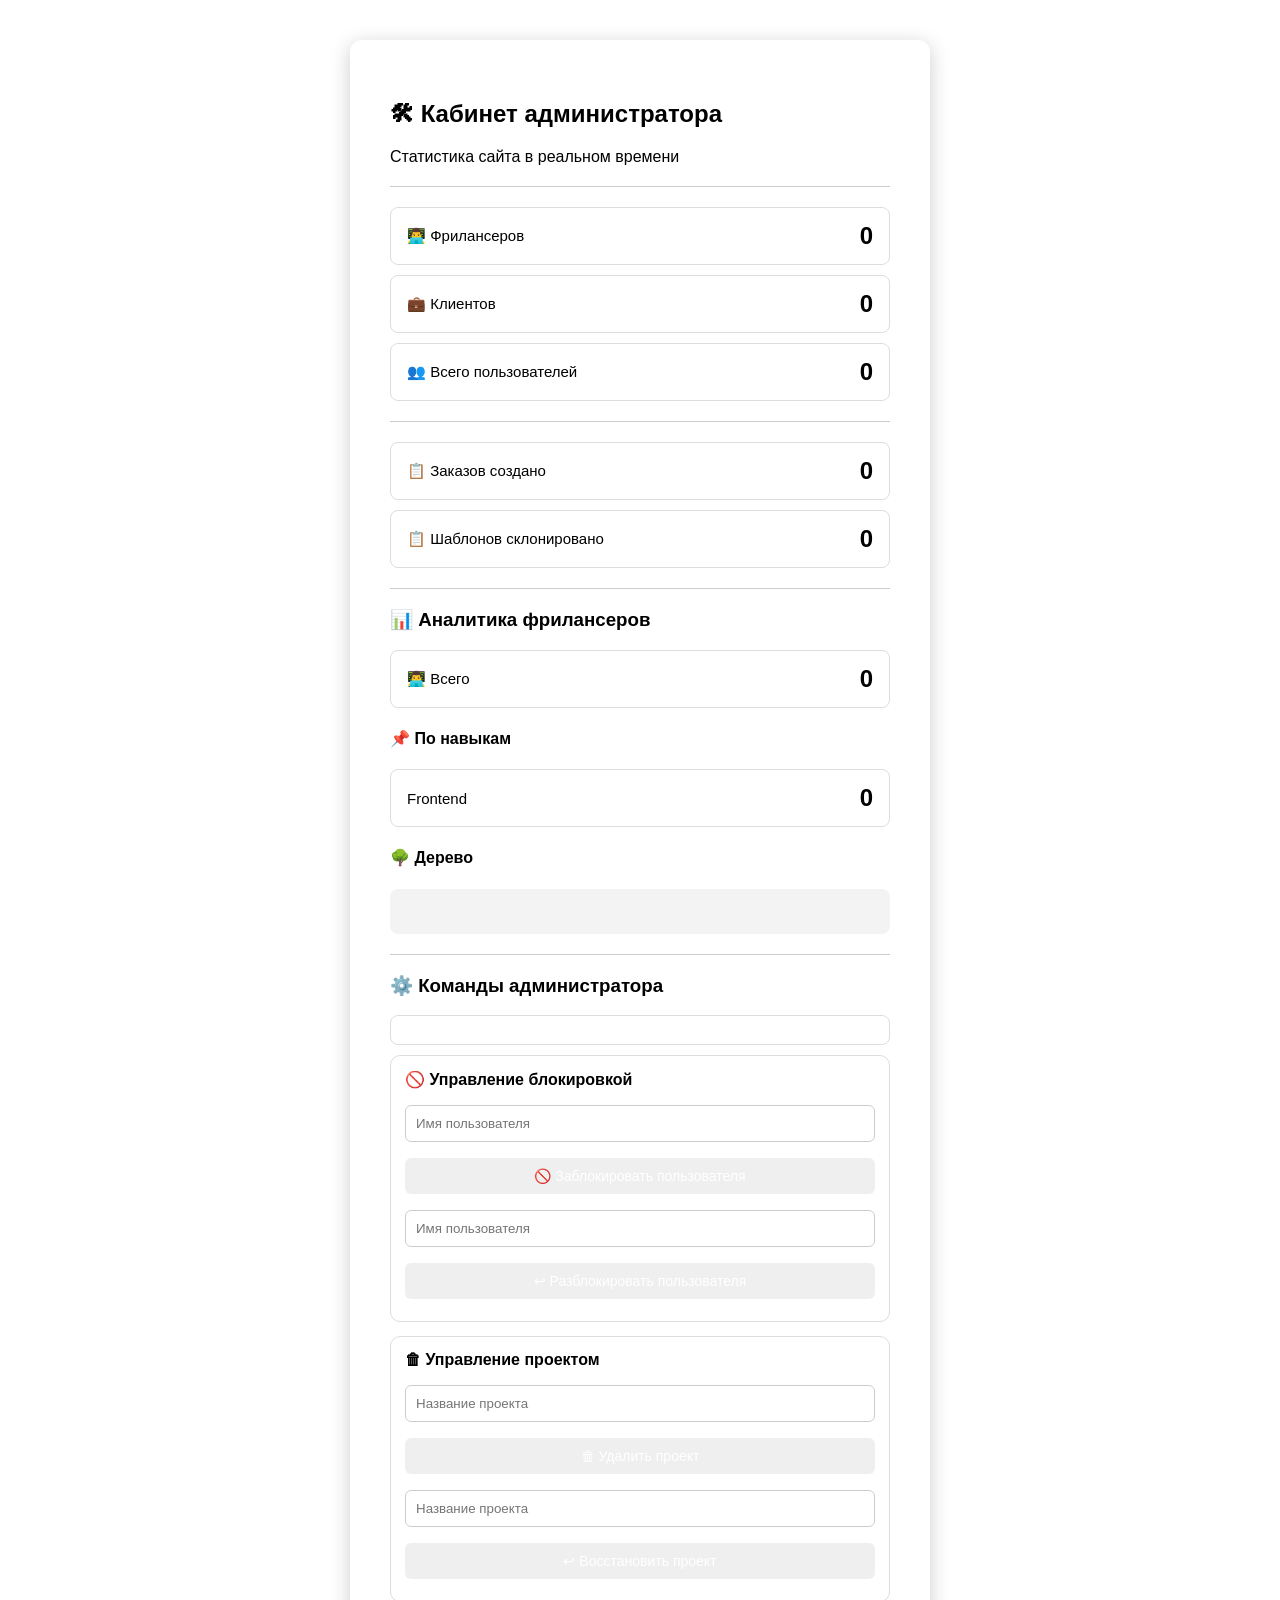
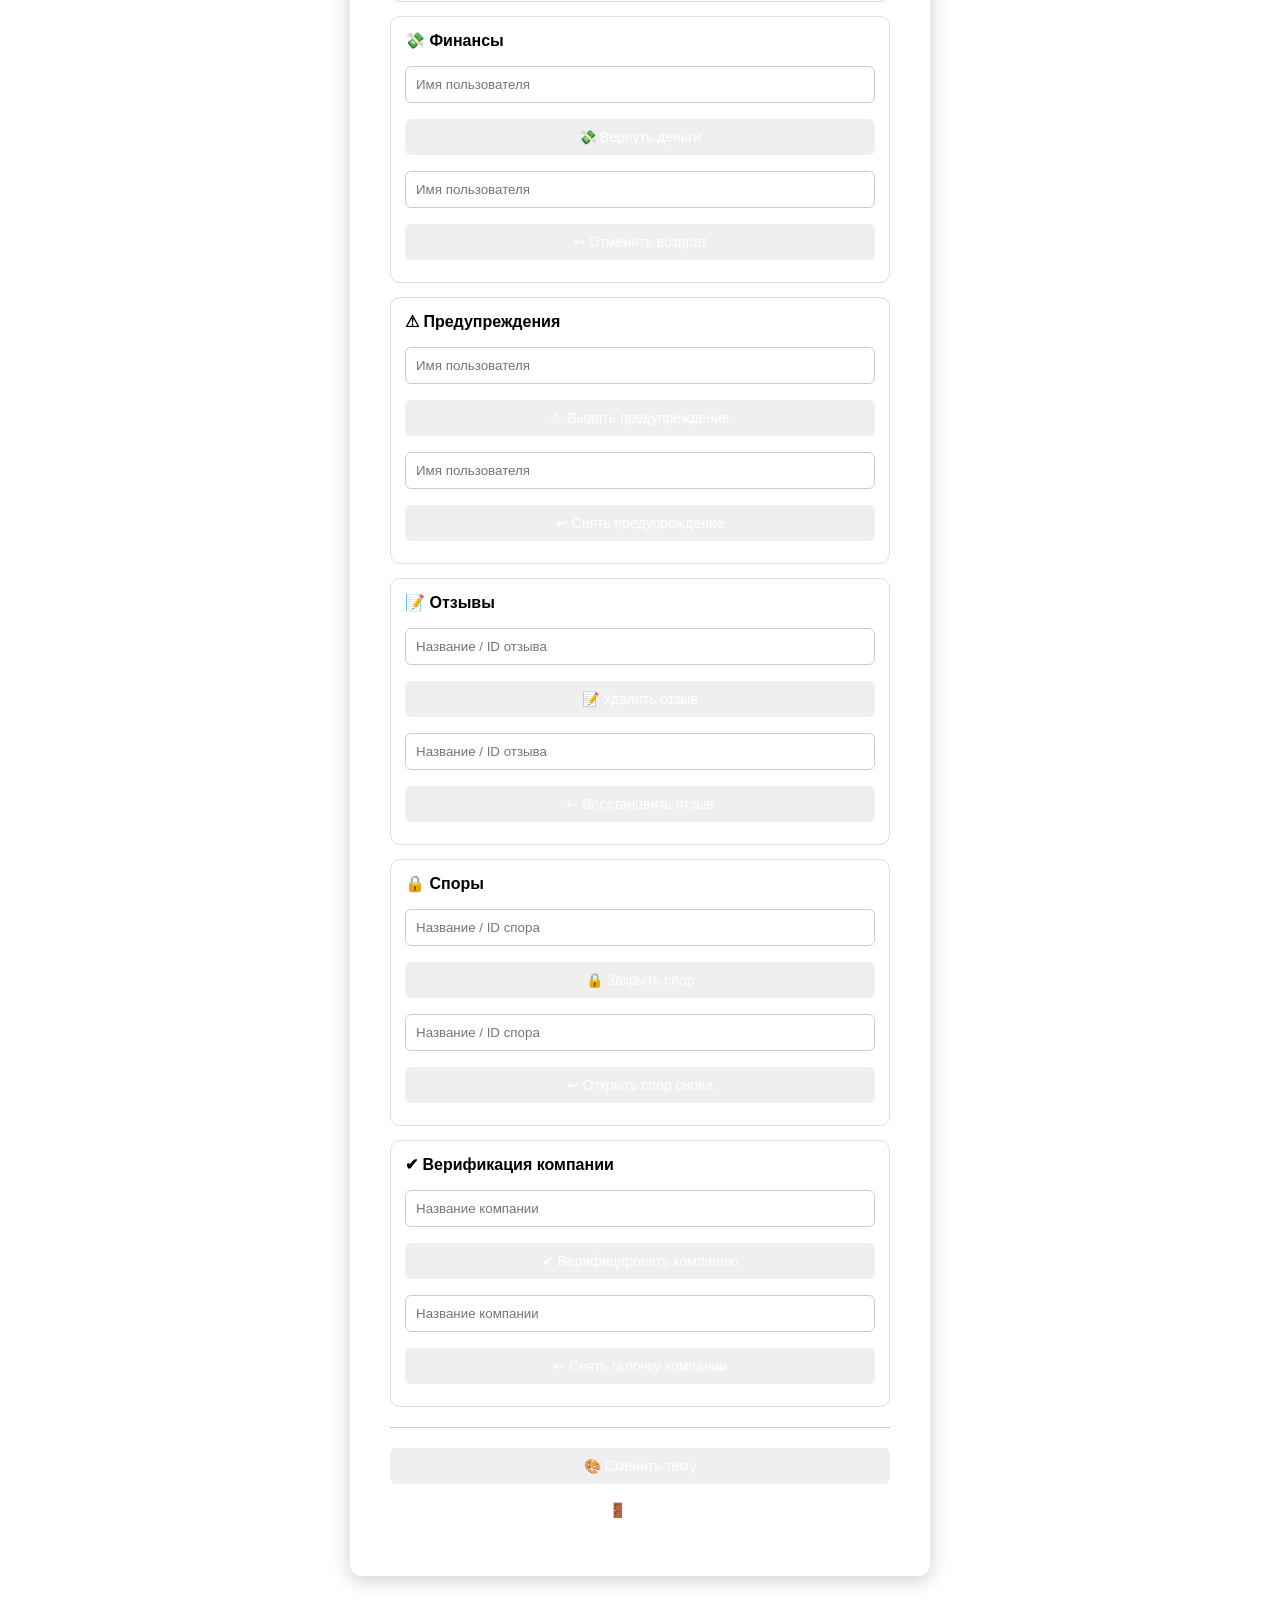
<file: src/main/resources/templates/admin_dashboard.html>
<!DOCTYPE html>
<html xmlns:th="http://www.thymeleaf.org">
<head>
    <meta charset="UTF-8">
    <title>Кабинет админа</title>

    <script th:inline="javascript">
        const themes = {
            pink: {
                background: [[${pinkTheme.background}]],
                textColor: [[${pinkTheme.textColor}]],
                buttonColor: [[${pinkTheme.buttonColor}]],
                cardBackground: [[${pinkTheme.cardBackground}]]
            },
            dark: {
                background: [[${darkTheme.background}]],
                textColor: [[${darkTheme.textColor}]],
                buttonColor: [[${darkTheme.buttonColor}]],
                cardBackground: [[${darkTheme.cardBackground}]]
            }
        };
    </script>

    <style>
        body {
            font-family: Arial, sans-serif;
            display: flex;
            justify-content: center;
            align-items: flex-start;
            min-height: 100vh;
            margin: 0;
            padding: 40px 20px;
            transition: background 0.3s, color 0.3s;
        }

        .card {
            padding: 40px;
            border-radius: 12px;
            width: 500px;
            box-shadow: 0 4px 20px rgba(0,0,0,0.2);
            transition: background 0.3s;
        }

        .stat-item {
            display: flex;
            justify-content: space-between;
            align-items: center;
            padding: 14px 16px;
            margin-bottom: 10px;
            border-radius: 8px;
            border: 1px solid #ddd;
            font-size: 15px;
        }

        .stat-number {
            font-size: 24px;
            font-weight: bold;
        }

        .divider {
            border: none;
            border-top: 1px solid #ccc;
            margin: 20px 0;
        }

        .btn {
            color: white;
            border: none;
            padding: 10px 20px;
            border-radius: 6px;
            cursor: pointer;
            width: 100%;
            margin: 8px 0;
            font-size: 14px;
            display: block;
            text-align: center;
            box-sizing: border-box;
            text-decoration: none;
            transition: background 0.3s;
        }

        .admin-input {
            width: 100%;
            padding: 10px;
            border-radius: 6px;
            margin: 8px 0;
            box-sizing: border-box;
            border: 1px solid #ccc;
        }

        .command-box {
            border: 1px solid #ddd;
            border-radius: 10px;
            padding: 14px;
            margin-bottom: 14px;
        }

        .command-title {
            font-weight: bold;
            margin-bottom: 8px;
        }
    </style>
</head>

<body id="body">

<div class="card" id="card">

    <h2>🛠 Кабинет администратора</h2>
    <p>Статистика сайта в реальном времени</p>

    <hr class="divider"/>

    <div class="stat-item">
        <span>👨‍💻 Фрилансеров</span>
        <span class="stat-number" th:text="${freelancerCount}">0</span>
    </div>

    <div class="stat-item">
        <span>💼 Клиентов</span>
        <span class="stat-number" th:text="${clientCount}">0</span>
    </div>

    <div class="stat-item">
        <span>👥 Всего пользователей</span>
        <span class="stat-number" th:text="${totalUsers}">0</span>
    </div>

    <hr class="divider"/>

    <div class="stat-item">
        <span>📋 Заказов создано</span>
        <span class="stat-number" th:text="${orderCount}">0</span>
    </div>

    <div class="stat-item">
        <span>📋 Шаблонов склонировано</span>
        <span class="stat-number" th:text="${cloneCount}">0</span>
    </div>

    <hr class="divider"/>

    <h3>📊 Аналитика фрилансеров</h3>

    <div class="stat-item">
        <span>👨‍💻 Всего</span>
        <span class="stat-number" th:text="${total}">0</span>
    </div>

    <h4>📌 По навыкам</h4>

    <div th:each="entry : ${stats}" class="stat-item">
        <span th:text="${entry.key}">Frontend</span>
        <span class="stat-number" th:text="${entry.value}">0</span>
    </div>

    <h4>🌳 Дерево</h4>

    <pre style="
        background: #f3f3f3;
        padding: 15px;
        border-radius: 8px;
        font-size: 13px;
        white-space: pre-wrap;
    " th:text="${treeText}">
    </pre>

    <hr class="divider"/>

    <h3>⚙️ Команды администратора</h3>

    <div th:if="${commandMessage != null}" class="stat-item">
        <span th:text="${commandMessage}"></span>
    </div>

    <div class="command-box">
        <div class="command-title">🚫 Управление блокировкой</div>

        <form action="/admin/command" method="post">
            <input type="hidden" name="commandType" value="blockUser">
            <input type="text" name="target" class="admin-input" placeholder="Имя пользователя">
            <button type="submit" class="btn">🚫 Заблокировать пользователя</button>
        </form>

        <form action="/admin/command" method="post">
            <input type="hidden" name="commandType" value="unblockUser">
            <input type="text" name="target" class="admin-input" placeholder="Имя пользователя">
            <button type="submit" class="btn">↩ Разблокировать пользователя</button>
        </form>
    </div>

    <div class="command-box">
        <div class="command-title">🗑 Управление проектом</div>

        <form action="/admin/command" method="post">
            <input type="hidden" name="commandType" value="deleteProject">
            <input type="text" name="target" class="admin-input" placeholder="Название проекта">
            <button type="submit" class="btn">🗑 Удалить проект</button>
        </form>

        <form action="/admin/command" method="post">
            <input type="hidden" name="commandType" value="restoreProject">
            <input type="text" name="target" class="admin-input" placeholder="Название проекта">
            <button type="submit" class="btn">↩ Восстановить проект</button>
        </form>
    </div>

    <div class="command-box">
        <div class="command-title">💸 Финансы</div>

        <form action="/admin/command" method="post">
            <input type="hidden" name="commandType" value="refundMoney">
            <input type="text" name="target" class="admin-input" placeholder="Имя пользователя">
            <button type="submit" class="btn">💸 Вернуть деньги</button>
        </form>

        <form action="/admin/command" method="post">
            <input type="hidden" name="commandType" value="cancelRefund">
            <input type="text" name="target" class="admin-input" placeholder="Имя пользователя">
            <button type="submit" class="btn">↩ Отменить возврат</button>
        </form>
    </div>

    <div class="command-box">
        <div class="command-title">⚠ Предупреждения</div>

        <form action="/admin/command" method="post">
            <input type="hidden" name="commandType" value="warnUser">
            <input type="text" name="target" class="admin-input" placeholder="Имя пользователя">
            <button type="submit" class="btn">⚠ Выдать предупреждение</button>
        </form>

        <form action="/admin/command" method="post">
            <input type="hidden" name="commandType" value="removeWarning">
            <input type="text" name="target" class="admin-input" placeholder="Имя пользователя">
            <button type="submit" class="btn">↩ Снять предупреждение</button>
        </form>
    </div>

    <div class="command-box">
        <div class="command-title">📝 Отзывы</div>

        <form action="/admin/command" method="post">
            <input type="hidden" name="commandType" value="deleteReview">
            <input type="text" name="target" class="admin-input" placeholder="Название / ID отзыва">
            <button type="submit" class="btn">📝 Удалить отзыв</button>
        </form>

        <form action="/admin/command" method="post">
            <input type="hidden" name="commandType" value="restoreReview">
            <input type="text" name="target" class="admin-input" placeholder="Название / ID отзыва">
            <button type="submit" class="btn">↩ Восстановить отзыв</button>
        </form>
    </div>

    <div class="command-box">
        <div class="command-title">🔒 Споры</div>

        <form action="/admin/command" method="post">
            <input type="hidden" name="commandType" value="closeDispute">
            <input type="text" name="target" class="admin-input" placeholder="Название / ID спора">
            <button type="submit" class="btn">🔒 Закрыть спор</button>
        </form>

        <form action="/admin/command" method="post">
            <input type="hidden" name="commandType" value="reopenDispute">
            <input type="text" name="target" class="admin-input" placeholder="Название / ID спора">
            <button type="submit" class="btn">↩ Открыть спор снова</button>
        </form>
    </div>

    <div class="command-box">
        <div class="command-title">✔ Верификация компании</div>

        <form action="/admin/command" method="post">
            <input type="hidden" name="commandType" value="verifyCompany">
            <input type="text" name="target" class="admin-input" placeholder="Название компании">
            <button type="submit" class="btn">✔ Верифицировать компанию</button>
        </form>

        <form action="/admin/command" method="post">
            <input type="hidden" name="commandType" value="removeCompanyVerification">
            <input type="text" name="target" class="admin-input" placeholder="Название компании">
            <button type="submit" class="btn">↩ Снять галочку компании</button>
        </form>
    </div>

    <hr class="divider"/>

    <button class="btn" id="themeBtn" onclick="toggleTheme()">🎨 Сменить тему</button>

    <a class="btn" id="logoutBtn" href="/auth">🚪 Выйти</a>

</div>

<script>
    let currentTheme = 'pink';

    function applyTheme(themeName) {
        const t = themes[themeName];

        document.getElementById('body').style.background = t.background;
        document.getElementById('body').style.color = t.textColor;
        document.getElementById('card').style.background = t.cardBackground;

        document.querySelectorAll('.btn').forEach(btn => {
            btn.style.background = t.buttonColor;
        });
    }

    function toggleTheme() {
        currentTheme = currentTheme === 'pink' ? 'dark' : 'pink';
        applyTheme(currentTheme);
    }

    applyTheme(currentTheme);
</script>

</body>
</html>
</file>
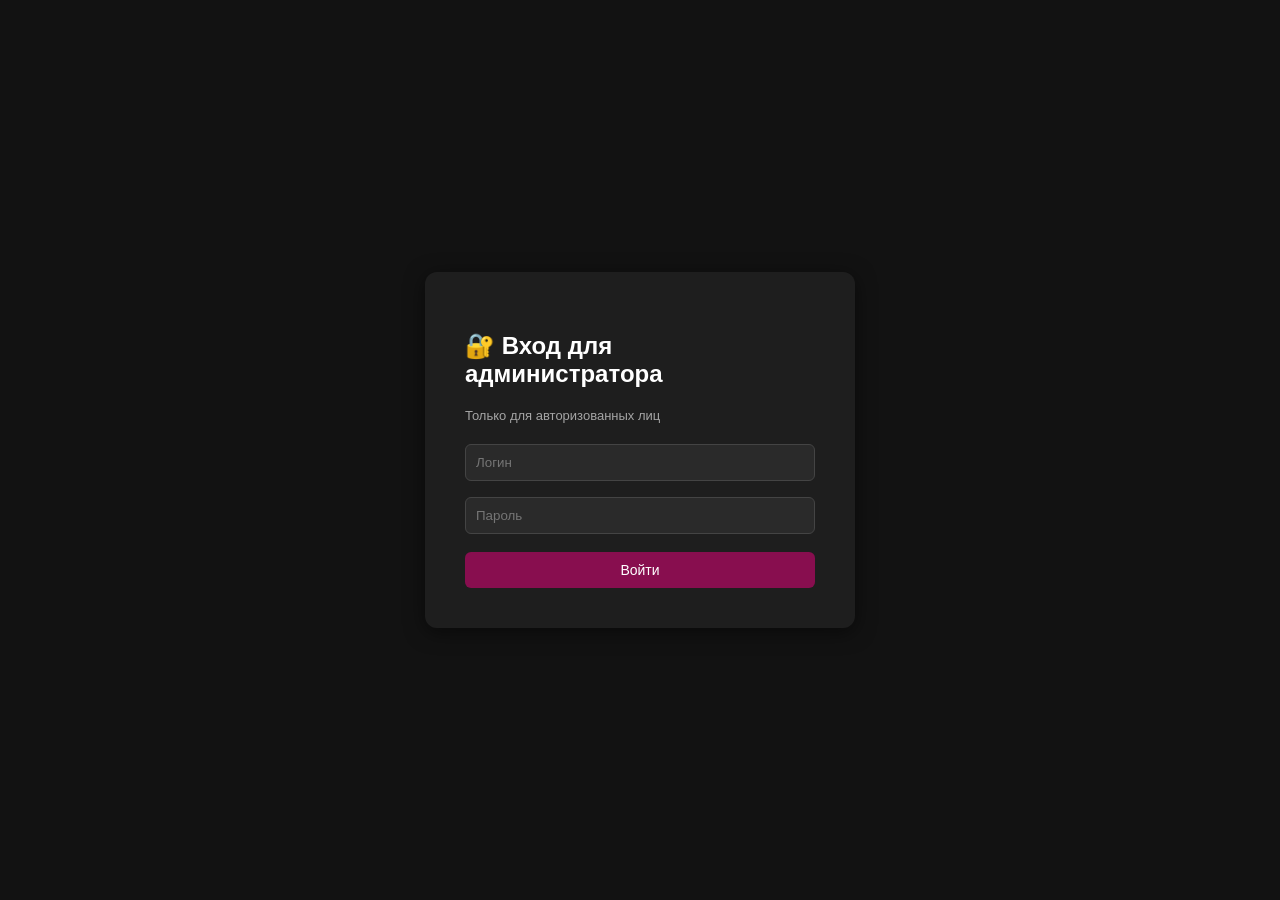
<file: src/main/resources/templates/admin_login.html>
<!DOCTYPE html>
<html>
<head>
    <meta charset="UTF-8">
    <title>Вход для администратора</title>
    <style>
        body {
            font-family: Arial, sans-serif;
            display: flex;
            justify-content: center;
            align-items: center;
            min-height: 100vh;
            margin: 0;
            background: #121212;
            color: white;
        }
        .card {
            background: #1e1e1e;
            padding: 40px;
            border-radius: 12px;
            width: 350px;
            box-shadow: 0 4px 20px rgba(0,0,0,0.5);
        }
        input {
            width: 100%;
            padding: 10px;
            margin: 8px 0;
            border-radius: 6px;
            border: 1px solid #444;
            background: #2a2a2a;
            color: white;
            box-sizing: border-box;
        }
        .btn {
            background: #880e4f;
            color: white;
            border: none;
            padding: 10px 20px;
            border-radius: 6px;
            cursor: pointer;
            width: 100%;
            margin-top: 10px;
            font-size: 14px;
        }
        .error {
            color: #ff6b6b;
            font-size: 13px;
            margin-top: 8px;
        }
    </style>
</head>
<body>
<div class="card">
    <h2>🔐 Вход для администратора</h2>
    <p style="font-size:13px; opacity:0.6;">Только для авторизованных лиц</p>
    <input type="text" id="login" placeholder="Логин"/>
    <input type="password" id="password" placeholder="Пароль"/>
    <button class="btn" onclick="adminLogin()">Войти</button>
    <p class="error" id="errorMsg" style="display:none;">❌ Неверный логин или пароль</p>
</div>
<script>
    function adminLogin() {
        const login = document.getElementById('login').value;
        const password = document.getElementById('password').value;
        if (login === 'admin' && password === 'admin123') {
            window.location.href = '/admin';
        } else {
            document.getElementById('errorMsg').style.display = 'block';
        }
    }
</script>
</body>
</html>
</file>
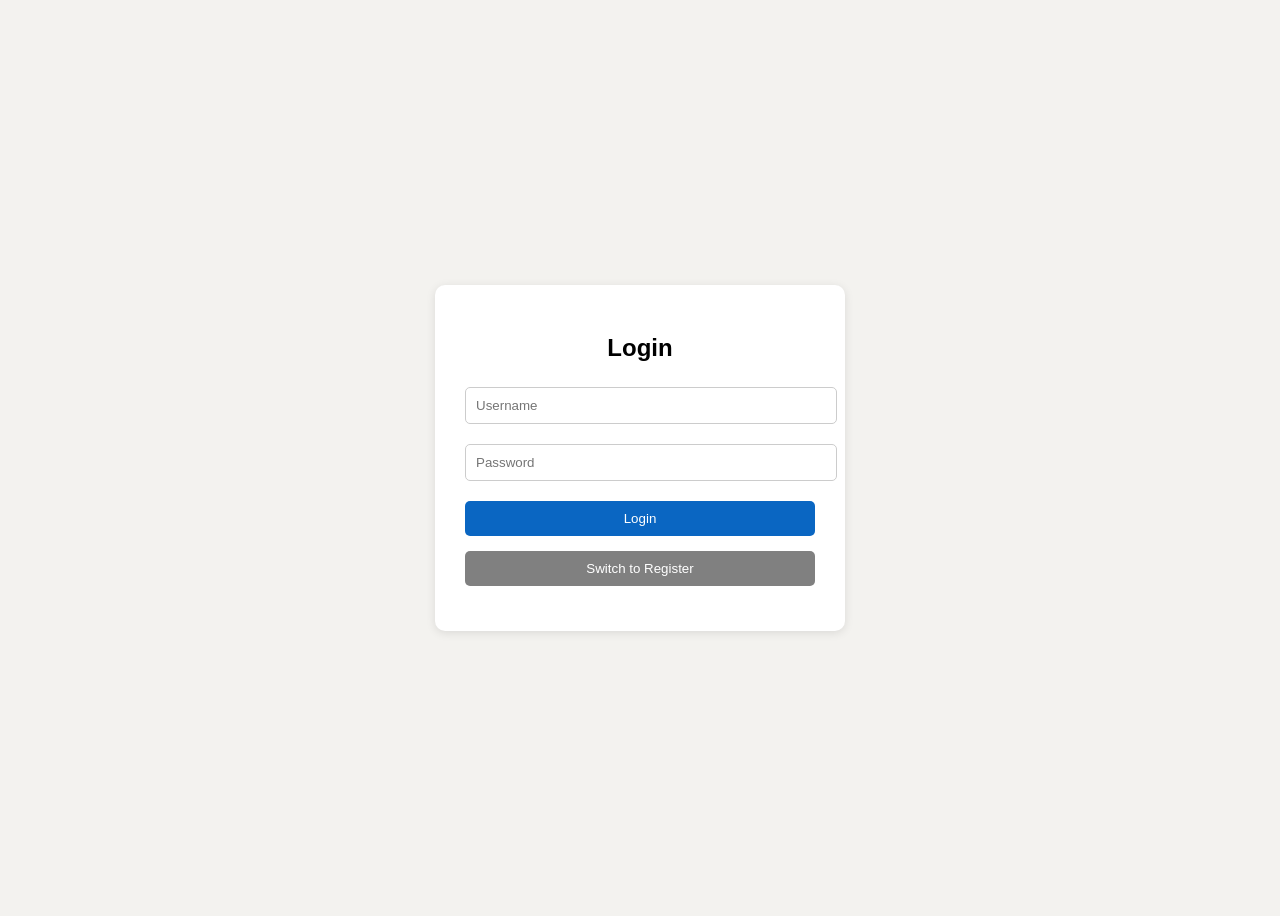
<file: src/main/resources/templates/auth.html>
<!DOCTYPE html>
<html lang="ru">
<head>
    <meta charset="UTF-8">
    <title>FreelanceHub Login/Register</title>
    <style>
        body {
            font-family: Arial, sans-serif;
            background: #f3f2ef;
            display: flex;
            justify-content: center;
            align-items: center;
            height: 100vh;
        }

        .auth-container {
            background: white;
            padding: 30px;
            border-radius: 10px;
            width: 350px;
            box-shadow: 0 2px 10px rgba(0,0,0,0.1);
        }

        h2 {
            text-align: center;
            margin-bottom: 20px;
        }

        input, select, button {
            width: 100%;
            padding: 10px;
            margin: 5px 0 15px 0;
            border-radius: 5px;
            border: 1px solid #ccc;
        }

        button {
            background-color: #0a66c2;
            color: white;
            border: none;
            cursor: pointer;
        }

        button:hover {
            background-color: #004182;
        }

        .toggle-btn {
            background: gray;
            margin-top: 0;
        }

        .role-select {
            margin-bottom: 15px;
        }

        .hidden {
            display: none;
        }
    </style>
</head>
<body>

<div class="auth-container">
    <h2 id="form-title">Login</h2>

    <!-- Role selection for Registration -->
    <div class="role-select hidden" id="roleSelect">
        <label>Выберите роль:</label>
        <select id="role">
            <option value="FREELANCER">Freelancer</option>
            <option value="CLIENT">Client</option>
        </select>
    </div>


    <input type="text" id="username" placeholder="Username">
    <input type="password" id="password" placeholder="Password">

    <button id="submitBtn">Login</button>
    <button class="toggle-btn" id="toggleBtn">Switch to Register</button>
</div>

<script>
    const formTitle = document.getElementById('form-title');
    const roleSelect = document.getElementById('roleSelect');
    const toggleBtn = document.getElementById('toggleBtn');
    const submitBtn = document.getElementById('submitBtn');

    let isLogin = true;


    toggleBtn.addEventListener('click', () => {
        isLogin = !isLogin;

        if(isLogin){
            formTitle.textContent = "Login";
            roleSelect.classList.add('hidden');
            submitBtn.textContent = "Login";
            toggleBtn.textContent = "Switch to Register";
        } else {
            formTitle.textContent = "Register";
            roleSelect.classList.remove('hidden');
            submitBtn.textContent = "Register";
            toggleBtn.textContent = "Switch to Login";
        }

    });

    submitBtn.addEventListener('click', () => {
        const username = document.getElementById('username').value;
        const password = document.getElementById('password').value;
        const role = document.getElementById('role').value;

        if(username === "" || password === ""){
            alert("Введите username и пароль");
            return;
        }

       if(isLogin){
    const form = document.createElement('form');
    form.method = 'POST';
    form.action = '/login';

    const nameInput = document.createElement('input');
    nameInput.type = 'hidden';
    nameInput.name = 'name';
    nameInput.value = username;

    const passwordInput = document.createElement('input');
    passwordInput.type = 'hidden';
    passwordInput.name = 'password';
    passwordInput.value = password;

    form.appendChild(nameInput);
    form.appendChild(passwordInput);

    document.body.appendChild(form);
    form.submit();
}
else {
    const form = document.createElement('form');
    form.method = 'POST';
    form.action = '/register';

    const nameInput = document.createElement('input');
    nameInput.type = 'hidden';
    nameInput.name = 'name';
    nameInput.value = username;

    const passwordInput = document.createElement('input');
    passwordInput.type = 'hidden';
    passwordInput.name = 'password';
    passwordInput.value = password;

    const typeInput = document.createElement('input');
    typeInput.type = 'hidden';
    typeInput.name = 'type';
    typeInput.value = role;

    form.appendChild(nameInput);
    form.appendChild(passwordInput);
    form.appendChild(typeInput);

    document.body.appendChild(form);
    form.submit();
}

    });

</script>

</body>
</html>
</file>
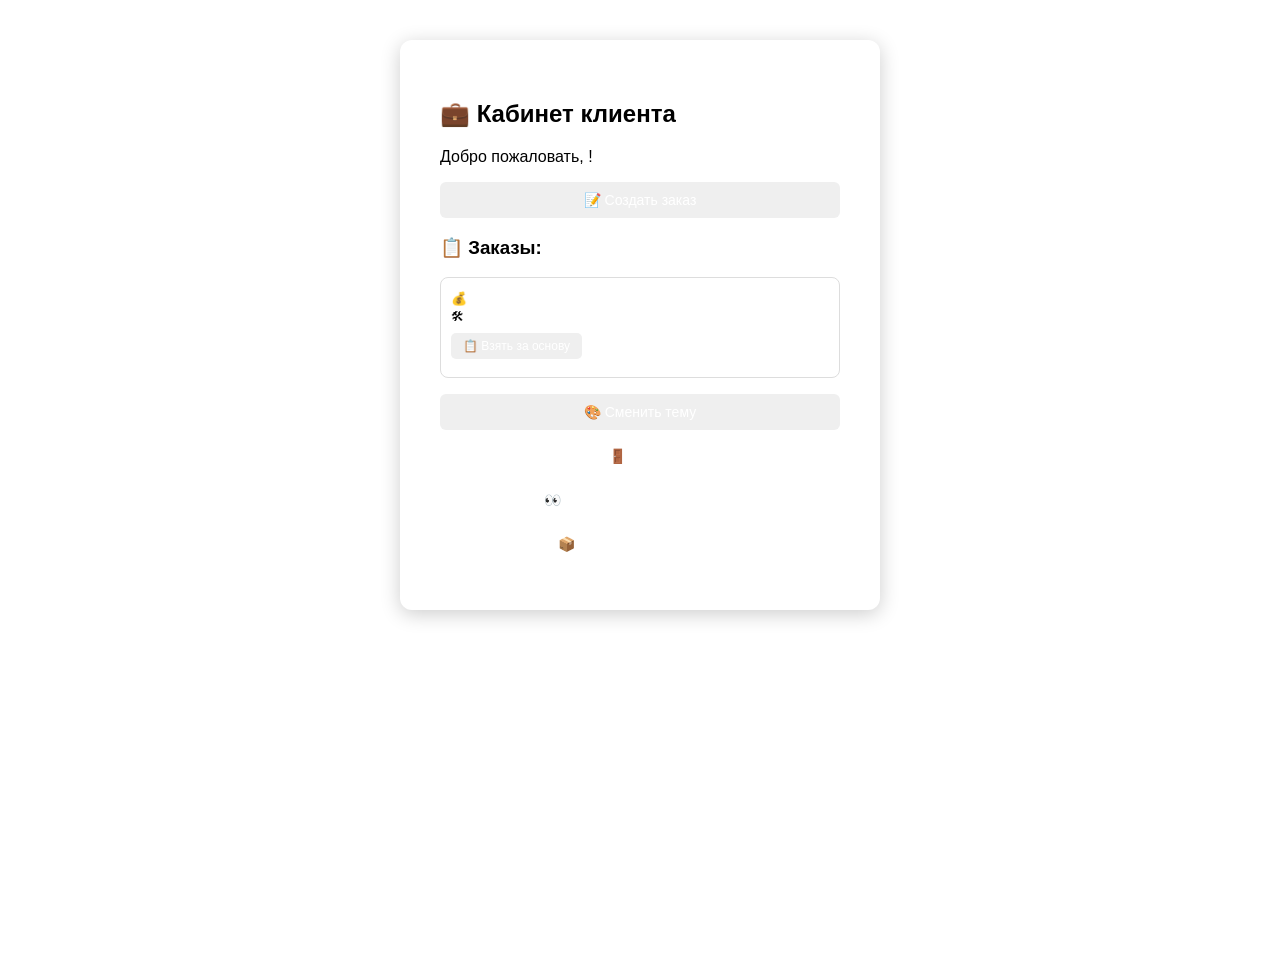
<file: src/main/resources/templates/client_dashboard.html>
<!DOCTYPE html>
<html xmlns:th="http://www.thymeleaf.org">
<head>
    <meta charset="UTF-8">
    <title>Кабинет клиента</title>
    <script th:inline="javascript">
        const themes = {
            pink: {
                background: [[${pinkTheme.background}]],
                textColor: [[${pinkTheme.textColor}]],
                buttonColor: [[${pinkTheme.buttonColor}]],
                buttonHover: [[${pinkTheme.buttonHover}]],
                cardBackground: [[${pinkTheme.cardBackground}]]
            },
            dark: {
                background: [[${darkTheme.background}]],
                textColor: [[${darkTheme.textColor}]],
                buttonColor: [[${darkTheme.buttonColor}]],
                buttonHover: [[${darkTheme.buttonHover}]],
                cardBackground: [[${darkTheme.cardBackground}]]
            }
        };
    </script>
    <style>
        body {
            font-family: Arial, sans-serif;
            display: flex;
            justify-content: center;
            align-items: flex-start;
            min-height: 100vh;
            margin: 0;
            padding: 40px 20px;
            transition: background 0.3s, color 0.3s;
        }
        .wrapper {
            display: flex;
            gap: 20px;
            align-items: flex-start;
        }
        .card {
            padding: 40px;
            border-radius: 12px;
            width: 400px;
            box-shadow: 0 4px 20px rgba(0,0,0,0.2);
            transition: background 0.3s;
        }
        .side-panel {
            display: none;
            padding: 30px;
            border-radius: 12px;
            width: 350px;
            box-shadow: 0 4px 20px rgba(0,0,0,0.2);
            transition: background 0.3s;
            border: 2px dashed #ccc;
        }
        .btn {
            color: white;
            border: none;
            padding: 10px 20px;
            border-radius: 6px;
            cursor: pointer;
            width: 100%;
            margin: 8px 0;
            font-size: 14px;
            display: block;
            text-align: center;
            box-sizing: border-box;
            text-decoration: none;
            transition: background 0.3s;
        }
        .clone-btn {
            color: white;
            border: none;
            padding: 6px 12px;
            border-radius: 5px;
            cursor: pointer;
            font-size: 12px;
            margin-top: 6px;
            width: auto;
            display: inline-block;
        }
        input {
            width: 100%;
            padding: 10px;
            margin: 8px 0;
            border-radius: 6px;
            border: 1px solid #ccc;
            box-sizing: border-box;
        }
        .order-form {
            display: none;
            margin-top: 10px;
            border-top: 1px solid #ccc;
            padding-top: 10px;
        }
        .orders-list {
            margin-top: 15px;
            max-height: 250px;
            overflow-y: auto;
            border-top: 1px solid #ccc;
            padding-top: 10px;
        }
        .order-item {
            padding: 10px;
            margin-bottom: 8px;
            border-radius: 8px;
            border: 1px solid #ddd;
            font-size: 13px;
        }
        .order-item p { margin: 3px 0; }
        .posts-list {
            margin-top: 10px;
            max-height: 200px;
            overflow-y: auto;
        }
        .post-item {
            padding: 10px;
            margin-bottom: 8px;
            border-radius: 8px;
            border: 1px solid #ddd;
            font-size: 13px;
        }
        .post-item p { margin: 3px 0; }
    </style>
</head>
<body id="body">
<div class="wrapper">

    <div class="card" id="card">
        <h2>💼 Кабинет клиента</h2>
        <p>Добро пожаловать, <strong th:text="${name}"></strong>!</p>

        <button class="btn" id="createBtn" onclick="toggleForm()">📝 Создать заказ</button>

        <form class="order-form" id="orderForm" action="/create-order" method="post">
            <input type="text" name="title" placeholder="Название заказа *"/>
            <input type="text" name="description" placeholder="Описание *"/>
            <input type="text" name="skills" placeholder="Необходимые навыки, например Java">
            <input type="number" name="price" placeholder="Цена (необязательно)"/>
            <input type="text" name="deadline" placeholder="Срок (необязательно)"/>
            <button type="submit" class="btn" id="submitBtn">✅ Отправить заказ</button>
        </form>

        <h3>📋 Заказы:</h3>
        <div class="posts-list">
            <div class="post-item" th:each="post : ${posts}">
                <p><b th:text="${post.title}"></b></p>
                <p th:text="${post.description}"></p>
                <p>💰 <b th:text="${post.budget}"></b></p>
                <p>🛠 <span th:text="${post.skills}"></span></p>
                <button class="clone-btn btn"
                        th:data-title="${post.title}"
                        th:data-desc="${post.description}"
                        th:data-budget="${post.budget}"
                        th:data-skills="${post.skills}"
                        onclick="useTemplate(this)">
                    📋 Взять за основу
                </button>
            </div>
        </div>

        <div class="orders-list" id="ordersList" style="display:none;">
            <h3>📋 Мои заказы:</h3>
            <div id="ordersContainer"></div>
        </div>

        <button class="btn" id="themeBtn" onclick="toggleTheme()">🎨 Сменить тему</button>
        <a class="btn" id="logoutBtn" href="/auth">🚪 Выйти</a>
        <a th:href="@{/client/specialists(name=${name})}" class="btn">👀 Посмотреть специалистов</a>
        <a href="/client-project" class="btn">📦 Управление проектом</a>
    </div>



    <div class="side-panel" id="sidePanel">
        <h3>📋 Редактировать шаблон</h3>
        <p style="font-size:12px; opacity:0.7;">Измени данные и создай заказ</p>
        <label>Название:</label>
        <input type="text" id="cloneTitle"/>
        <label>Описание:</label>
        <input type="text" id="cloneDesc"/>
        <label>Бюджет:</label>
        <input type="text" id="cloneBudget"/>
        <label>Навыки:</label>
        <input type="text" id="cloneSkills"/>
        <button class="btn" id="cloneSubmit" onclick="publishClone()">✅ Создать заказ</button>
        <button class="btn" id="closePanel" onclick="closeClone()" style="opacity:0.7;">✖ Закрыть</button>
    </div>

</div>

<script>
    let currentTheme = 'pink';
    let orderCount = 0;

    function applyTheme(themeName) {
        const t = themes[themeName];
        document.getElementById('body').style.background = t.background;
        document.getElementById('body').style.color = t.textColor;
        document.getElementById('card').style.background = t.cardBackground;
        document.getElementById('sidePanel').style.background = t.cardBackground;
        document.querySelectorAll('.btn, .clone-btn').forEach(btn => {
            btn.style.background = t.buttonColor;
        });
        document.querySelectorAll('.order-item').forEach(item => {
            item.style.background = t.background;
            item.style.color = t.textColor;
        });
    }

    function toggleTheme() {
        currentTheme = currentTheme === 'pink' ? 'dark' : 'pink';
        applyTheme(currentTheme);
    }

    function toggleForm() {
        const form = document.getElementById('orderForm');
        form.style.display = form.style.display === 'none' ? 'block' : 'none';
    }

    function addToOrdersList(title, description, price, deadline) {
        orderCount++;
        const orderItem = document.createElement('div');
        orderItem.className = 'order-item';
        orderItem.innerHTML = `
            <p><b>№${orderCount} ${title}</b></p>
            <p>📝 ${description}</p>
            ${price ? `<p>💰 ${price}</p>` : ''}
            ${deadline ? `<p>📅 Срок: ${deadline}</p>` : ''}
        `;
        document.getElementById('ordersContainer').appendChild(orderItem);
        document.getElementById('ordersList').style.display = 'block';
        applyTheme(currentTheme);
    }

    function submitOrder() {
        const title = document.getElementById('title').value;
        const description = document.getElementById('description').value;
        const price = document.getElementById('price').value;
        const deadline = document.getElementById('deadline').value;

        if (title === "" || description === "") {
            alert("Заполните обязательные поля!");
            return;
        }

        addToOrdersList(title, description, price, deadline);

        document.getElementById('title').value = "";
        document.getElementById('description').value = "";
        document.getElementById('price').value = "";
        document.getElementById('deadline').value = "";
        document.getElementById('orderForm').style.display = 'none';
    }

    function useTemplate(btn) {
        document.getElementById('cloneTitle').value = 'Копия: ' + btn.dataset.title;
        document.getElementById('cloneDesc').value = btn.dataset.desc;
        document.getElementById('cloneBudget').value = btn.dataset.budget;
        document.getElementById('cloneSkills').value = btn.dataset.skills;
        document.getElementById('sidePanel').style.display = 'block';
        applyTheme(currentTheme);
    }

    function publishClone() {
        const title = document.getElementById('cloneTitle').value;
        const desc = document.getElementById('cloneDesc').value;
        const budget = document.getElementById('cloneBudget').value;
        const skills = document.getElementById('cloneSkills').value;

        addToOrdersList(title, desc, budget, skills);
        closeClone();
    }

    function closeClone() {
        document.getElementById('sidePanel').style.display = 'none';
    }

    applyTheme(currentTheme);
</script>
</body>
</html>
</file>
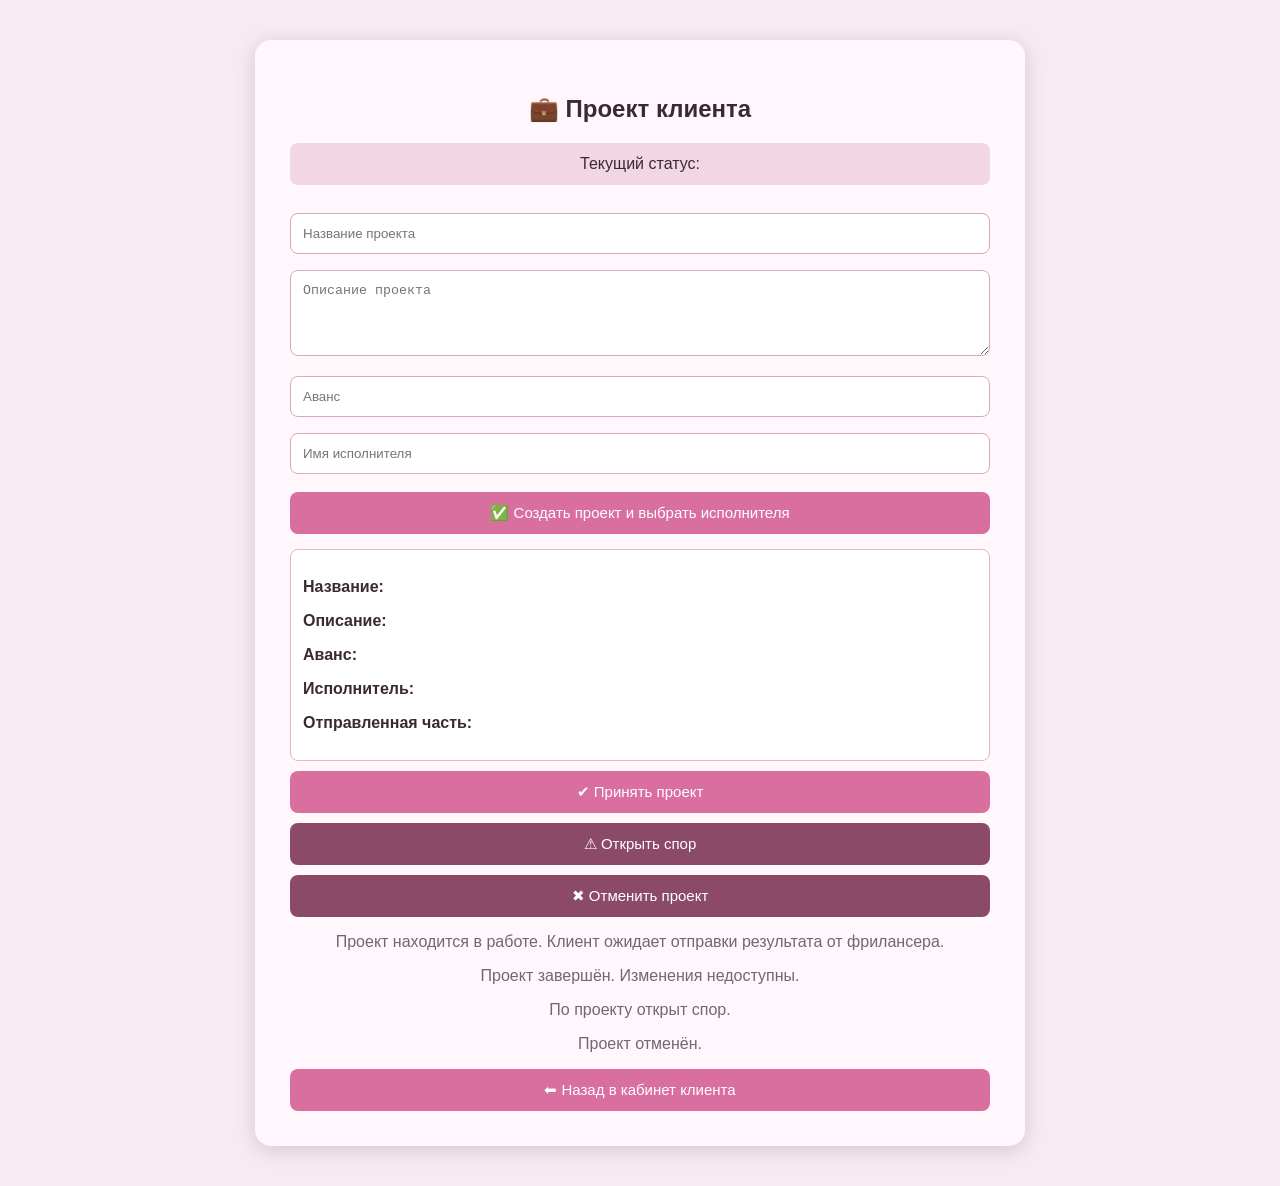
<file: src/main/resources/templates/client_project_workspace.html>
<!DOCTYPE html>
<html lang="ru" xmlns:th="http://www.thymeleaf.org">
<head>
    <meta charset="UTF-8">
    <title>Проект клиента</title>

    <style>
        body {
            font-family: Arial, sans-serif;
            background: #f8eaf1;
            margin: 0;
            padding: 40px 20px;
            color: #3a2a33;
        }

        .card {
            max-width: 700px;
            margin: 0 auto;
            background: #fff7fb;
            padding: 35px;
            border-radius: 16px;
            box-shadow: 0 4px 20px rgba(0,0,0,0.15);
        }

        h2 {
            text-align: center;
        }

        .status {
            background: #f3d6e3;
            padding: 12px;
            border-radius: 8px;
            margin-bottom: 20px;
            text-align: center;
        }

        input, textarea {
            width: 100%;
            padding: 12px;
            margin: 8px 0;
            border-radius: 8px;
            border: 1px solid #d8a9bd;
            box-sizing: border-box;
        }

        .btn {
            width: 100%;
            padding: 12px;
            border: none;
            border-radius: 8px;
            margin-top: 10px;
            cursor: pointer;
            font-size: 15px;
            color: white;
            background: #d86f9f;
            text-decoration: none;
            display: block;
            text-align: center;
            box-sizing: border-box;
        }

        .btn:hover {
            background: #c85d8f;
        }

        .danger {
            background: #8b4b68;
        }

        .info {
            background: white;
            padding: 12px;
            border-radius: 8px;
            margin-top: 15px;
            border: 1px solid #e2b8ca;
        }

        .disabled-text {
            opacity: 0.7;
            text-align: center;
        }
    </style>
</head>
<body>

<div class="card">

    <h2>💼 Проект клиента</h2>

    <div class="status">
        Текущий статус:
        <b th:text="${project.stateName}"></b>
    </div>

    <div th:if="${project.canClientEdit()}">
        <form action="/project/save" method="post">
            <input type="text" name="projectTitle" placeholder="Название проекта"
                   th:value="${project.projectTitle}">

            <textarea name="description" rows="4"
                      placeholder="Описание проекта"
                      th:text="${project.description}"></textarea>

            <input type="text" name="advance" placeholder="Аванс"
                   th:value="${project.advance}">

            <input type="text" name="freelancerName" placeholder="Имя исполнителя"
                   th:value="${project.freelancerName}">

            <button type="submit" class="btn">✅ Создать проект и выбрать исполнителя</button>
        </form>
    </div>

    <div class="info" th:if="${!project.canClientEdit()}">
        <p><b>Название:</b> <span th:text="${project.projectTitle}"></span></p>
        <p><b>Описание:</b> <span th:text="${project.description}"></span></p>
        <p><b>Аванс:</b> <span th:text="${project.advance}"></span></p>
        <p><b>Исполнитель:</b> <span th:text="${project.freelancerName}"></span></p>
        <p><b>Отправленная часть:</b> <span th:text="${project.projectPart}"></span></p>
    </div>

    <form th:if="${project.canClientAccept()}" action="/project/accept" method="post">
        <button type="submit" class="btn">✔ Принять проект</button>
    </form>

    <form th:if="${project.canClientDispute()}" action="/project/dispute" method="post">
        <button type="submit" class="btn danger">⚠ Открыть спор</button>
    </form>

    <form th:if="${project.canClientEdit()}" action="/project/cancel" method="post">
        <button type="submit" class="btn danger">✖ Отменить проект</button>
    </form>

    <p class="disabled-text" th:if="${project.stateName == 'В работе'}">
        Проект находится в работе. Клиент ожидает отправки результата от фрилансера.
    </p>

    <p class="disabled-text" th:if="${project.stateName == 'Завершён'}">
        Проект завершён. Изменения недоступны.
    </p>

    <p class="disabled-text" th:if="${project.stateName == 'Спор'}">
        По проекту открыт спор.
    </p>

    <p class="disabled-text" th:if="${project.stateName == 'Отменён'}">
        Проект отменён.
    </p>

    <a href="/client-dashboard?name=client" class="btn">⬅ Назад в кабинет клиента</a>

</div>

</body>
</html>
</file>
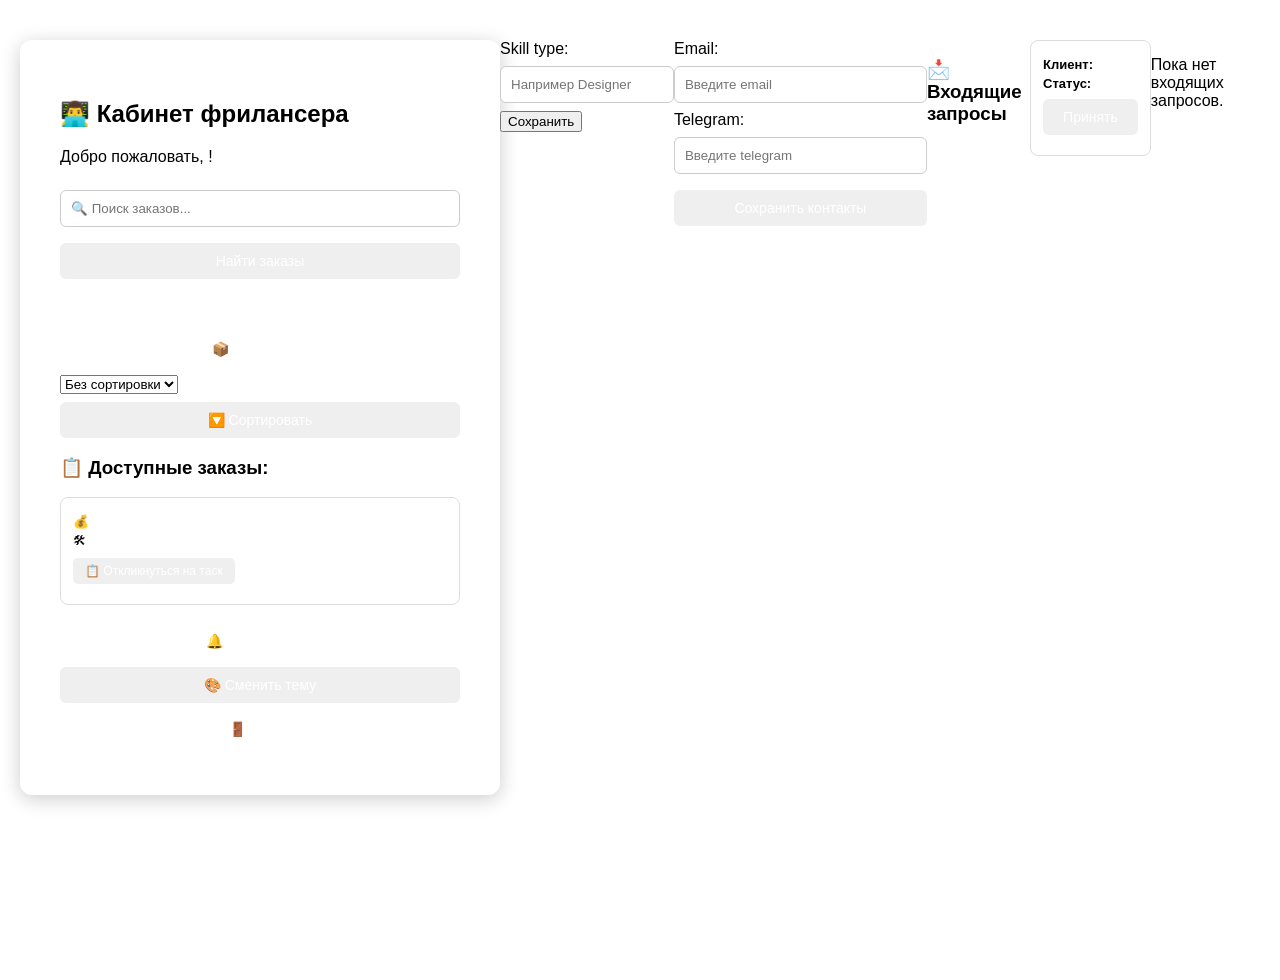
<file: src/main/resources/templates/freelancer_dashboard.html>
<!DOCTYPE html>
<html xmlns:th="http://www.thymeleaf.org">
<head>
    <meta charset="UTF-8">
    <title>Кабинет фрилансера</title>
    <script th:inline="javascript">
        const themes = {
            pink: {
                background: [[${pinkTheme.background}]],
                textColor: [[${pinkTheme.textColor}]],
                buttonColor: [[${pinkTheme.buttonColor}]],
                buttonHover: [[${pinkTheme.buttonHover}]],
                cardBackground: [[${pinkTheme.cardBackground}]]
            },
            dark: {
                background: [[${darkTheme.background}]],
                textColor: [[${darkTheme.textColor}]],
                buttonColor: [[${darkTheme.buttonColor}]],
                buttonHover: [[${darkTheme.buttonHover}]],
                cardBackground: [[${darkTheme.cardBackground}]]
            }
        };
    </script>
    <style>
        body {
            font-family: Arial, sans-serif;
            display: flex;
            justify-content: center;
            align-items: flex-start;
            min-height: 100vh;
            margin: 0;
            padding: 40px 20px;
            transition: background 0.3s, color 0.3s;
        }
        .wrapper {
            display: flex;
            gap: 20px;
            align-items: flex-start;
        }
        .card {
            padding: 40px;
            border-radius: 12px;
            width: 400px;
            box-shadow: 0 4px 20px rgba(0,0,0,0.2);
            transition: background 0.3s;
        }
        .side-panel {
            display: none;
            padding: 30px;
            border-radius: 12px;
            width: 350px;
            box-shadow: 0 4px 20px rgba(0,0,0,0.2);
            transition: background 0.3s;
            border: 2px dashed #ccc;
        }
        .btn {
            color: white;
            border: none;
            padding: 10px 20px;
            border-radius: 6px;
            cursor: pointer;
            width: 100%;
            margin: 8px 0;
            font-size: 14px;
            display: block;
            text-align: center;
            box-sizing: border-box;
            text-decoration: none;
            transition: background 0.3s;
        }
        .clone-btn {
            color: white;
            border: none;
            padding: 6px 12px;
            border-radius: 5px;
            cursor: pointer;
            font-size: 12px;
            margin-top: 6px;
            width: auto;
            display: inline-block;
        }
        input {
            width: 100%;
            padding: 10px;
            margin: 8px 0;
            border-radius: 6px;
            border: 1px solid #ccc;
            box-sizing: border-box;
        }
        .posts-list {
            margin-top: 15px;
            max-height: 300px;
            overflow-y: auto;
        }
        .post-item {
            padding: 12px;
            margin-bottom: 10px;
            border-radius: 8px;
            border: 1px solid #ddd;
            font-size: 13px;
        }
        .post-item p { margin: 4px 0; }
    </style>
</head>
<body id="body">
<div class="wrapper">

    <div class="card" id="card">
        <h2>👨‍💻 Кабинет фрилансера</h2>
        <p>Добро пожаловать, <strong th:text="${name}"></strong>!</p>

        <input type="text" placeholder="🔍 Поиск заказов..."/>
        <button class="btn" id="actionBtn">Найти заказы</button>
        <a href="/portfolio" class="btn"> Моё портфолио</a>
        <a href="/freelancer-project" class="btn">📦 Мой проект</a>

        <form action="/freelancer-dashboard" method="get">
            <input type="hidden" name="name" th:value="${name}">

            <select name="sort">
                <option value="">Без сортировки</option>
                <option value="budget">По бюджету</option>
                <option value="title">По названию</option>
            </select>

            <button type="submit" class="btn">🔽 Сортировать</button>
        </form>
        <h3>📋 Доступные заказы:</h3>
        <div class="posts-list">
            <div class="post-item" th:each="post, stat : ${posts}">
                <p><b th:text="${post.title}"></b></p>
                <p th:text="${post.description}"></p>
                <p>💰 <b th:text="${post.budget}"></b></p>
                <p>🛠 <span th:text="${post.skills}"></span></p>
                <button class="clone-btn btn"
                        th:data-title="${post.title}"
                        th:data-desc="${post.description}"
                        th:data-budget="${post.budget}"
                        th:data-skills="${post.skills}"
                        onclick="showClone(this)">
                    📋 Откликнуться на таск
                </button>
            </div>
        </div>
        <a th:href="@{/notifications(name=${name})}" class="btn">🔔 Уведомления</a>
        <button class="btn" id="themeBtn" onclick="toggleTheme()">🎨 Сменить тему</button>
        <a class="btn" id="logoutBtn" href="/auth">🚪 Выйти</a>
    </div>

    <div class="side-panel" id="sidePanel">
        <h3>📋 Редактировать шаблон</h3>
        <p style="font-size:12px; opacity:0.7;">Измени данные и опубликуй</p>
        <label>Название:</label>
        <input type="text" id="cloneTitle"/>
        <label>Описание:</label>
        <input type="text" id="cloneDesc"/>
        <label>Бюджет:</label>
        <input type="text" id="cloneBudget"/>
        <label>Навыки:</label>
        <input type="text" id="cloneSkills"/>
        <button class="btn" id="cloneSubmit" onclick="publishClone()">✅ Опубликовать</button>
        <button class="btn" id="closePanel" onclick="closeClone()" style="opacity:0.7;">✖ Закрыть</button>
    </div>

</div>

<form action="/update-skill" method="post">
    <input type="hidden" name="name" th:value="${name}">

    <label>Skill type:</label>
    <input type="text" name="skillType" placeholder="Например Designer">

    <button type="submit">Сохранить</button>
</form>

<form action="/update-contacts" method="post">
    <input type="hidden" name="name" th:value="${name}">

    <label>Email:</label>
    <input type="text" name="email" placeholder="Введите email">

    <label>Telegram:</label>
    <input type="text" name="telegram" placeholder="Введите telegram">

    <button type="submit" class="btn">Сохранить контакты</button>
</form>
<h3>📩 Входящие запросы</h3>

<div th:if="${requests != null and !requests.isEmpty()}">
    <div th:each="request : ${requests}" class="post-item">
        <p><b>Клиент:</b> <span th:text="${request.clientName}"></span></p>
        <p><b>Статус:</b>
            <span th:text="${request.approved ? 'Принят' : 'Ожидает'}"></span>
        </p>

        <form th:if="${!request.approved}" action="/approve-request" method="post">
            <input type="hidden" name="requestId" th:value="${request.id}">
            <input type="hidden" name="name" th:value="${name}">
            <button type="submit" class="btn">Принять</button>
        </form>
    </div>
</div>

<div th:if="${requests == null or requests.isEmpty()}">
    <p>Пока нет входящих запросов.</p>
</div>
<script>
    let currentTheme = 'pink';

    function applyTheme(themeName) {
        const t = themes[themeName];
        document.getElementById('body').style.background = t.background;
        document.getElementById('body').style.color = t.textColor;
        document.getElementById('card').style.background = t.cardBackground;
        document.getElementById('sidePanel').style.background = t.cardBackground;
        document.querySelectorAll('.btn, .clone-btn').forEach(btn => {
            btn.style.background = t.buttonColor;
        });
    }

    function toggleTheme() {
        currentTheme = currentTheme === 'pink' ? 'dark' : 'pink';
        applyTheme(currentTheme);
    }

    function showClone(btn) {
        document.getElementById('cloneTitle').value = 'Копия: ' + btn.dataset.title;
        document.getElementById('cloneDesc').value = btn.dataset.desc;
        document.getElementById('cloneBudget').value = btn.dataset.budget;
        document.getElementById('cloneSkills').value = btn.dataset.skills;
        document.getElementById('sidePanel').style.display = 'block';
        applyTheme(currentTheme);
    }

    function closeClone() {
        document.getElementById('sidePanel').style.display = 'none';
    }

    function publishClone() {
        alert('✅ Пост опубликован!');
        closeClone();
    }

    applyTheme(currentTheme);
</script>
</body>
</html>
</file>
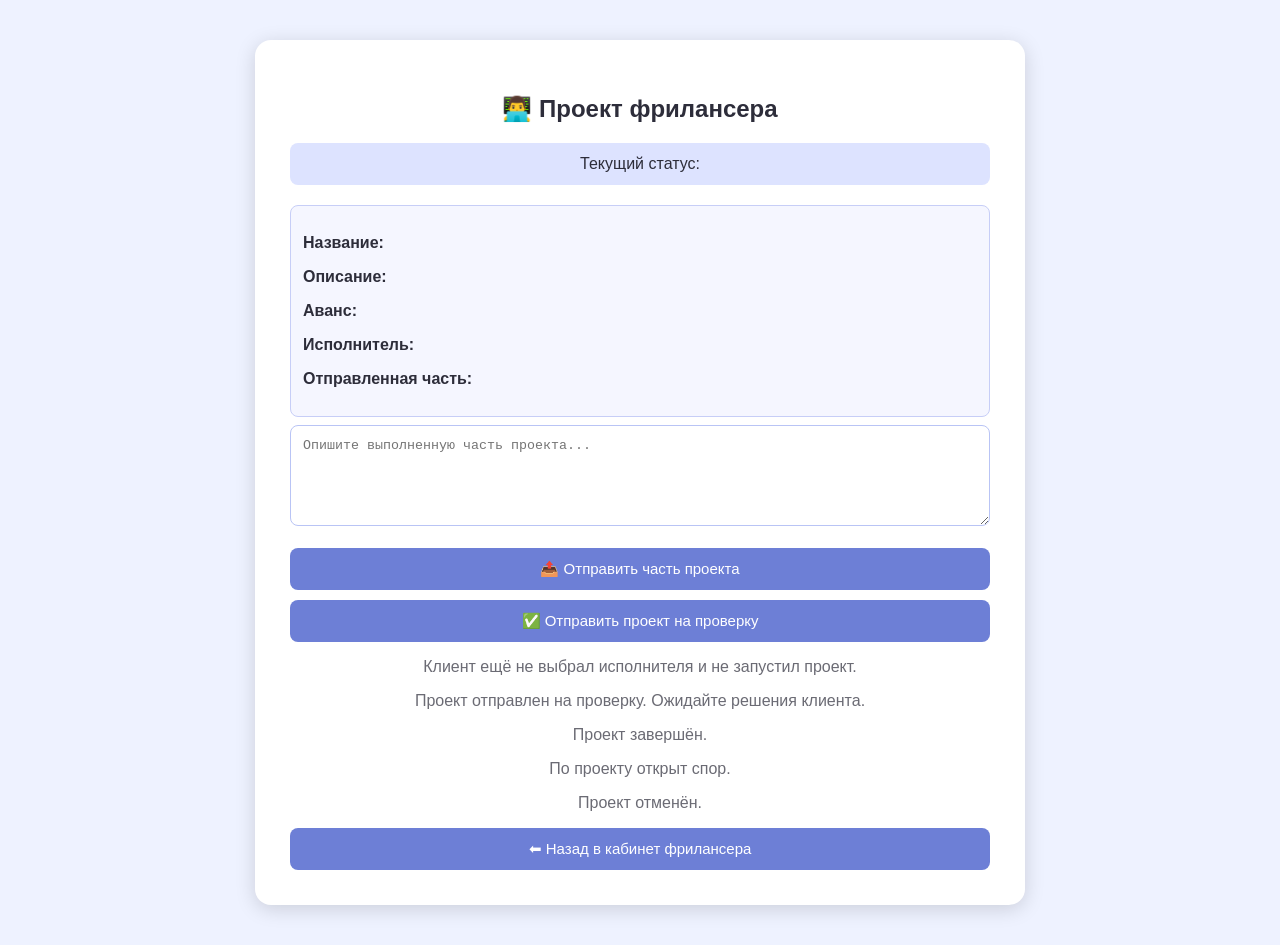
<file: src/main/resources/templates/freelancer_project_workspace.html>
<!DOCTYPE html>
<html lang="ru" xmlns:th="http://www.thymeleaf.org">
<head>
    <meta charset="UTF-8">
    <title>Проект фрилансера</title>

    <style>
        body {
            font-family: Arial, sans-serif;
            background: #eef2ff;
            margin: 0;
            padding: 40px 20px;
            color: #2d2d3a;
        }

        .card {
            max-width: 700px;
            margin: 0 auto;
            background: #ffffff;
            padding: 35px;
            border-radius: 16px;
            box-shadow: 0 4px 20px rgba(0,0,0,0.15);
        }

        h2 {
            text-align: center;
        }

        .status {
            background: #dde3ff;
            padding: 12px;
            border-radius: 8px;
            margin-bottom: 20px;
            text-align: center;
        }

        textarea {
            width: 100%;
            padding: 12px;
            margin: 8px 0;
            border-radius: 8px;
            border: 1px solid #b9c4f5;
            box-sizing: border-box;
        }

        .btn {
            width: 100%;
            padding: 12px;
            border: none;
            border-radius: 8px;
            margin-top: 10px;
            cursor: pointer;
            font-size: 15px;
            color: white;
            background: #6d7fd6;
            text-decoration: none;
            display: block;
            text-align: center;
            box-sizing: border-box;
        }

        .btn:hover {
            background: #5b6cc4;
        }

        .info {
            background: #f5f6ff;
            padding: 12px;
            border-radius: 8px;
            margin-top: 15px;
            border: 1px solid #c7cef7;
        }

        .disabled-text {
            opacity: 0.7;
            text-align: center;
        }
    </style>
</head>
<body>

<div class="card">

    <h2>👨‍💻 Проект фрилансера</h2>

    <div class="status">
        Текущий статус:
        <b th:text="${project.stateName}"></b>
    </div>

    <div class="info">
        <p><b>Название:</b> <span th:text="${project.projectTitle}"></span></p>
        <p><b>Описание:</b> <span th:text="${project.description}"></span></p>
        <p><b>Аванс:</b> <span th:text="${project.advance}"></span></p>
        <p><b>Исполнитель:</b> <span th:text="${project.freelancerName}"></span></p>
        <p><b>Отправленная часть:</b> <span th:text="${project.projectPart}"></span></p>
    </div>

    <div th:if="${project.canFreelancerSendPart()}">
        <form action="/project/send-part" method="post">
            <textarea name="projectPart" rows="5"
                      placeholder="Опишите выполненную часть проекта..."
                      th:text="${project.projectPart}"></textarea>

            <button type="submit" class="btn">📤 Отправить часть проекта</button>
        </form>
    </div>

    <form th:if="${project.canFreelancerSendToReview()}" action="/project/send-review" method="post">
        <button type="submit" class="btn">✅ Отправить проект на проверку</button>
    </form>

    <p class="disabled-text" th:if="${project.stateName == 'Создан'}">
        Клиент ещё не выбрал исполнителя и не запустил проект.
    </p>

    <p class="disabled-text" th:if="${project.stateName == 'На проверке'}">
        Проект отправлен на проверку. Ожидайте решения клиента.
    </p>

    <p class="disabled-text" th:if="${project.stateName == 'Завершён'}">
        Проект завершён.
    </p>

    <p class="disabled-text" th:if="${project.stateName == 'Спор'}">
        По проекту открыт спор.
    </p>

    <p class="disabled-text" th:if="${project.stateName == 'Отменён'}">
        Проект отменён.
    </p>

    <a href="/freelancer-dashboard?name=freelancer" class="btn">⬅ Назад в кабинет фрилансера</a>

</div>

</body>
</html>
</file>
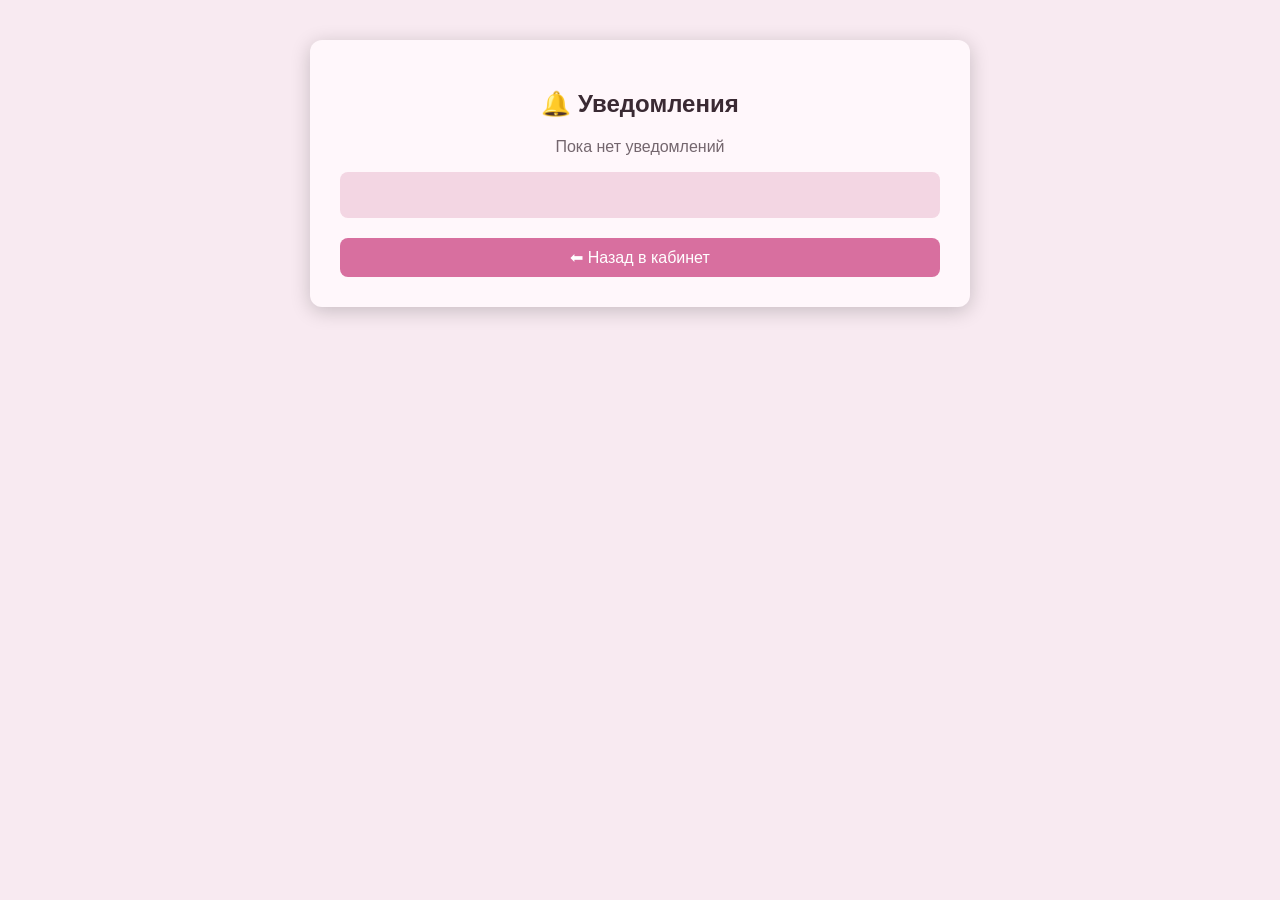
<file: src/main/resources/templates/notifications.html>
<!DOCTYPE html>
<html lang="ru" xmlns:th="http://www.thymeleaf.org">
<head>
    <meta charset="UTF-8">
    <title>Уведомления</title>

    <style>
        body {
            font-family: Arial, sans-serif;
            background: #f8eaf1;
            margin: 0;
            padding: 40px 20px;
            color: #3a2a33;
        }

        .container {
            max-width: 600px;
            margin: 0 auto;
            background: #fff7fb;
            padding: 30px;
            border-radius: 12px;
            box-shadow: 0 4px 20px rgba(0,0,0,0.2);
        }

        h2 {
            text-align: center;
        }

        .notification {
            background: #f3d6e3;
            padding: 15px;
            margin: 10px 0;
            border-radius: 8px;
        }

        .empty {
            text-align: center;
            opacity: 0.7;
        }

        .btn {
            display: block;
            margin-top: 20px;
            padding: 10px;
            text-align: center;
            background: #d86f9f;
            color: white;
            text-decoration: none;
            border-radius: 8px;
        }

        .btn:hover {
            background: #c85d8f;
        }
    </style>
</head>
<body>

<div class="container">
    <h2>🔔 Уведомления</h2>

    <div th:if="${notifications == null or notifications.isEmpty()}" class="empty">
        <p>Пока нет уведомлений</p>
    </div>

    <div th:each="n : ${notifications}" class="notification">
        <p th:text="${n}"></p>
    </div>

    <a th:href="@{/freelancer-dashboard(name=${name})}" class="btn">
        ⬅ Назад в кабинет
    </a>
</div>

</body>
</html>
</file>
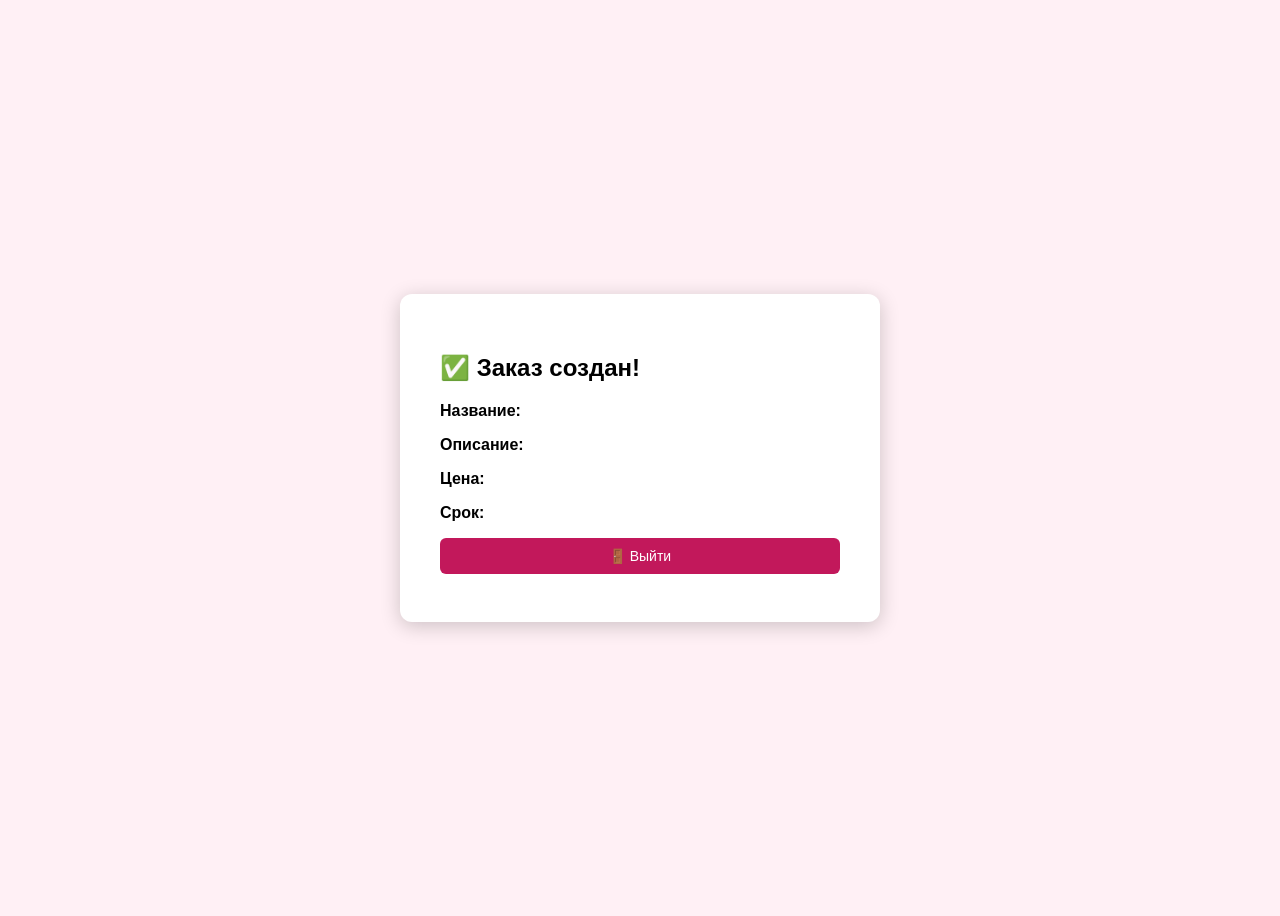
<file: src/main/resources/templates/order_result.html>
<!DOCTYPE html>
<html xmlns:th="http://www.thymeleaf.org">
<head>
    <meta charset="UTF-8">
    <title>Заказ создан</title>
    <style>
        body { font-family: Arial, sans-serif; display: flex; justify-content: center;
            align-items: center; height: 100vh; background: #fff0f5; }
        .card { background: white; padding: 40px; border-radius: 12px;
            width: 400px; box-shadow: 0 4px 20px rgba(0,0,0,0.2); }
        .btn { background: #c2185b; color: white; border: none; padding: 10px 20px;
            border-radius: 6px; cursor: pointer; width: 100%; margin: 8px 0;
            font-size: 14px; display: block; text-align: center;
            text-decoration: none; box-sizing: border-box; }
    </style>
</head>
<body>
<div class="card">
    <h2>✅ Заказ создан!</h2>
    <p><b>Название:</b> <span th:text="${order.title}"></span></p>
    <p><b>Описание:</b> <span th:text="${order.description}"></span></p>
    <p th:if="${order.price != null}"><b>Цена:</b> <span th:text="${order.price}"></span></p>
    <p th:if="${order.deadline != null}"><b>Срок:</b> <span th:text="${order.deadline}"></span></p>
    <a class="btn" href="/auth">🚪 Выйти</a>
    <!--<a th:href="@{/freelancer-dashboard(name=${name})}" class="btn">-->

</div>
</body>
</html>
</file>
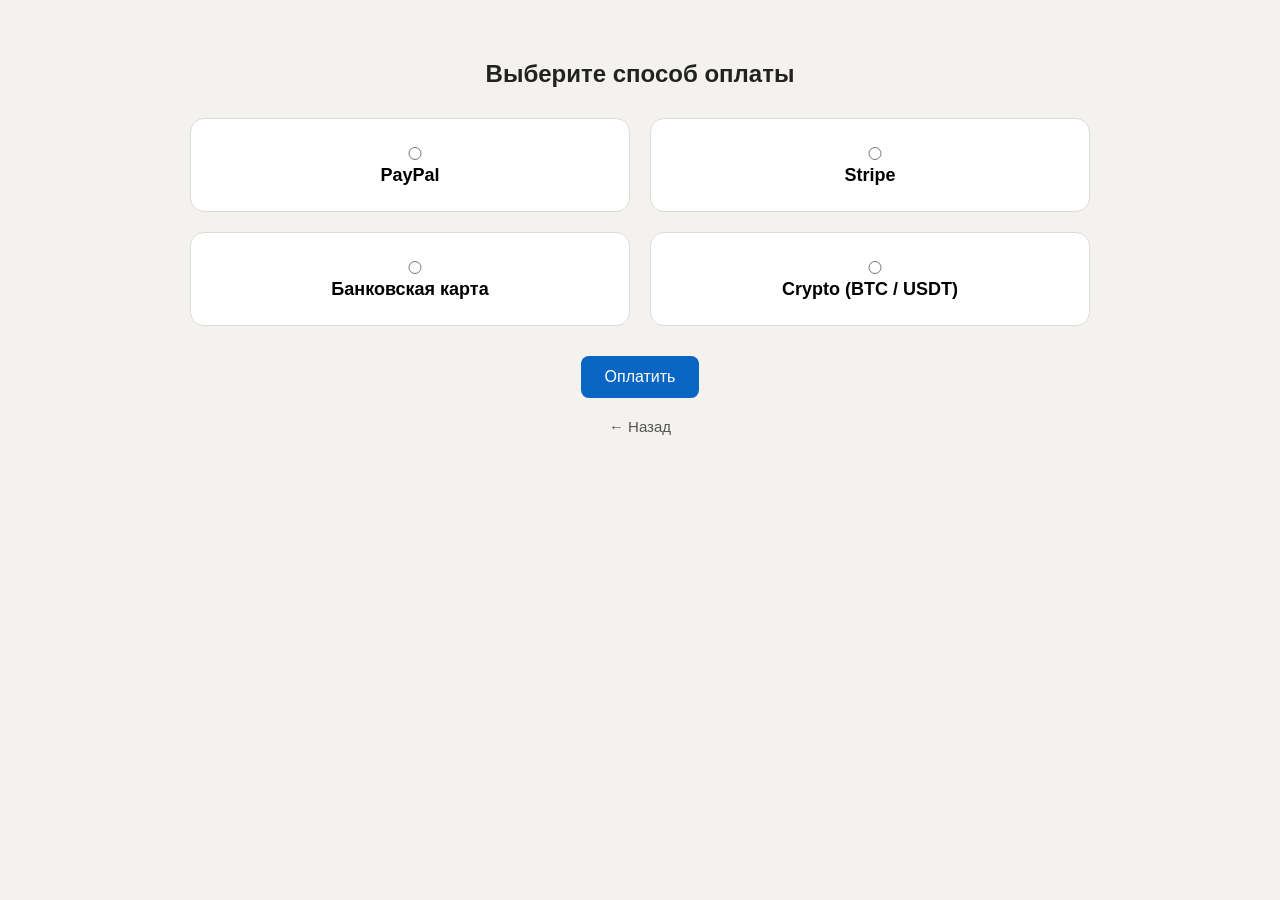
<file: src/main/resources/templates/payment.html>
<!DOCTYPE html>
<html xmlns:th="http://www.thymeleaf.org">
<head>
    <meta charset="UTF-8">
    <title>Оплата</title>
    <style>
        body {
            font-family: Arial, sans-serif;
            background: #f3f2ef;
            margin: 0;
            padding: 40px;
        }

        .container {
            max-width: 900px;
            margin: 0 auto;
            text-align: center;
        }

        h2 {
            margin-bottom: 30px;
            color: #222;
        }

        .methods {
            display: grid;
            grid-template-columns: repeat(2, 1fr);
            gap: 20px;
        }

        .method {
            display: block;
            padding: 25px;
            border-radius: 14px;
            background: white;
            border: 1px solid #dcdcdc;
            cursor: pointer;
            transition: 0.2s;
            font-size: 18px;
            font-weight: bold;
        }

        .method:hover {
            transform: translateY(-4px);
            box-shadow: 0 6px 18px rgba(0,0,0,0.08);
        }

        .method input {
            margin-right: 10px;
        }

        .form-block {
            display: none;
            margin-top: 20px;
            background: white;
            padding: 20px;
            border-radius: 12px;
            text-align: left;
        }

        .form-block.active {
            display: block;
        }

        .form-group {
            margin-bottom: 10px;
        }

        input {
            width: 100%;
            padding: 8px;
            border-radius: 6px;
            border: 1px solid #ccc;
        }

       .row {
    display: flex;
    gap: 10px;
}

       .row .form-group {
    flex: 1;
}

input {
    width: 100%;
    box-sizing: border-box;
}

        .btn {
            margin-top: 30px;
            padding: 12px 24px;
            background: #0a66c2;
            color: white;
            border: none;
            border-radius: 8px;
            font-size: 16px;
            cursor: pointer;
        }

        .btn:hover {
            background: #004182;
        }

        .back {
            display: inline-block;
            margin-top: 20px;
            text-decoration: none;
            color: #555;
            font-size: 15px;
        }
    </style>
</head>
<body>

<div class="container">
    <h2>Выберите способ оплаты</h2>

    <form action="/pay" method="post">

        <div class="methods">

            <label class="method">
                <input type="radio" name="paymentSystem" value="paypal" onclick="showForm('paypal')" required>
                PayPal
            </label>

            <label class="method">
                <input type="radio" name="paymentSystem" value="stripe" onclick="showForm('stripe')">
                Stripe
            </label>

            <label class="method">
                <input type="radio" name="paymentSystem" value="card" onclick="showForm('card')">
                Банковская карта
            </label>

            <label class="method">
                <input type="radio" name="paymentSystem" value="crypto" onclick="showForm('crypto')">
                Crypto (BTC / USDT)
            </label>

        </div>

        <!-- PayPal -->
        <div id="paypal" class="form-block">
            <div class="form-group">
                <label>Email PayPal</label>
                <input type="email">
            </div>
        </div>

        <!-- Stripe -->
        <div id="stripe" class="form-block">
            <div class="form-group">
                <label>Email</label>
                <input type="email">
            </div>
            <div class="form-group">
                <label>Card number</label>
                <input type="text">
            </div>
        </div>

        <!-- Card -->
        <div id="card" class="form-block">
            <div class="form-group">
                <label>Номер карты</label>
                <input type="text" placeholder="XXXX XXXX XXXX XXXX">
            </div>

            <div class="row">
                <div class="form-group">
                    <label>Срок</label>
                    <input type="text" placeholder="XX/XX">
                </div>

                <div class="form-group">
                    <label>CVV</label>
                    <input type="text" placeholder="XXX">
                </div>
            </div>
            <div class="form-group">
                <label>Имя владельца</label>
                <input type="text" placeholder="Ivan Ivanov">
            </div>
        </div>

        <!-- Crypto -->
        <div id="crypto" class="form-block">
            <div class="form-group">
                <label>Кошелек</label>
                <input type="text">
            </div>
        </div>

        <button type="submit" class="btn">Оплатить</button>

    </form>

    <a href="/auth" class="back">← Назад</a>
</div>

<script>
    function showForm(id) {
        const forms = document.querySelectorAll('.form-block');
        forms.forEach(f => f.classList.remove('active'));

        document.getElementById(id).classList.add('active');
    }
</script>

</body>
</html>
</file>
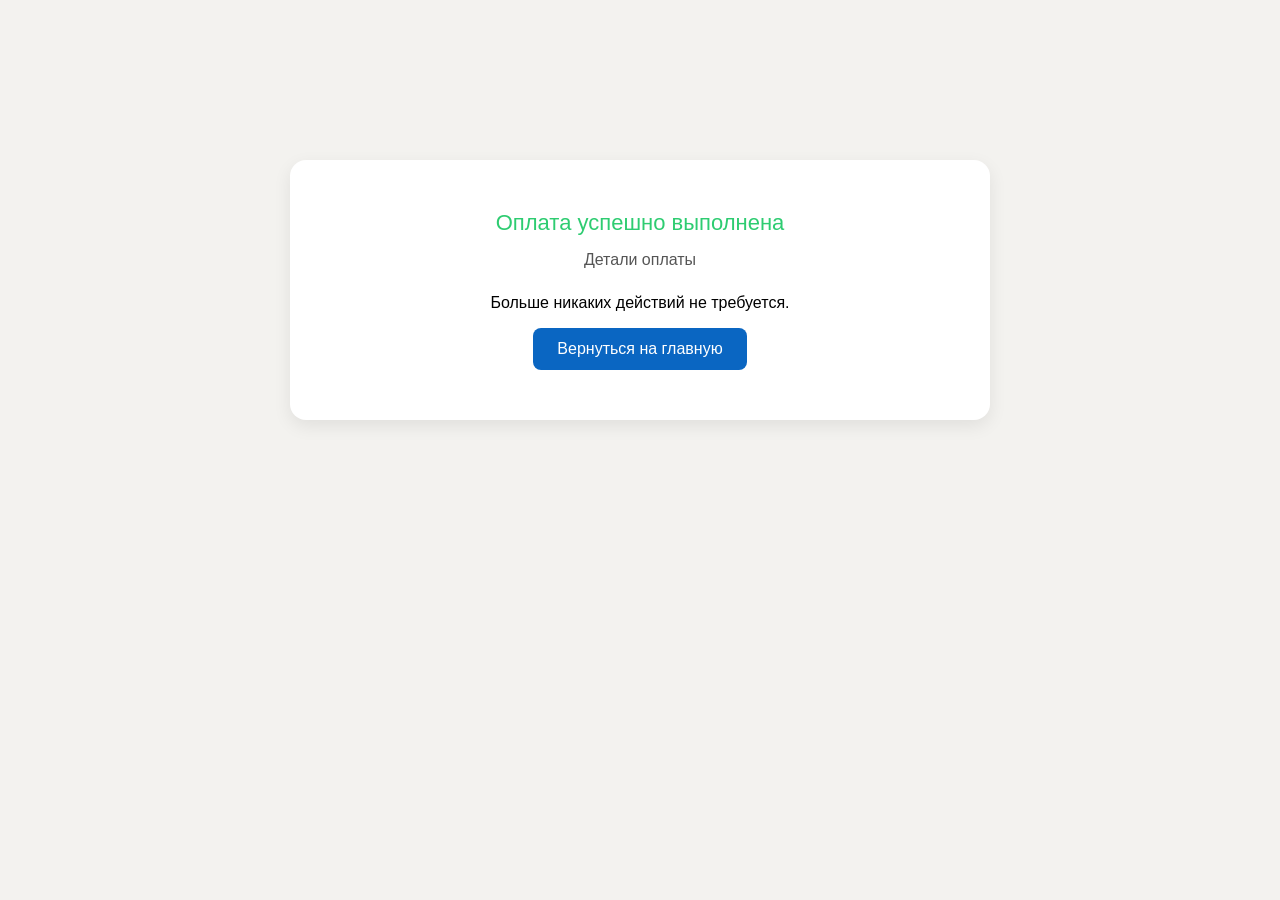
<file: src/main/resources/templates/payment_result.html>
<!DOCTYPE html>
<html xmlns:th="http://www.thymeleaf.org">
<head>
    <meta charset="UTF-8">
    <title>Оплата завершена</title>

    <style>
        body {
            font-family: Arial, sans-serif;
            background: #f3f2ef;
            margin: 0;
            padding: 40px;
            text-align: center;
        }

        .box {
            max-width: 600px;
            margin: 120px auto;
            background: white;
            padding: 50px;
            border-radius: 16px;
            box-shadow: 0 6px 18px rgba(0,0,0,0.08);
        }

        .success {
            font-size: 22px;
            color: #2ecc71;
            margin-bottom: 15px;
        }

        .message {
            font-size: 16px;
            color: #555;
            margin-bottom: 25px;
        }

        .btn {
            display: inline-block;
            padding: 12px 24px;
            background: #0a66c2;
            color: white;
            text-decoration: none;
            border-radius: 8px;
            font-size: 16px;
        }

        .btn:hover {
            background: #004182;
        }
    </style>
</head>
<body>

<div class="box">

    <div class="success"> Оплата успешно выполнена</div>

    <div class="message" th:text="${message}">
        Детали оплаты
    </div>

    <p>Больше никаких действий не требуется.</p>

    <a th:href="@{/client-dashboard(name=${name})}" class="btn">Вернуться на главную</a>

</div>

</body>
</html>
</file>
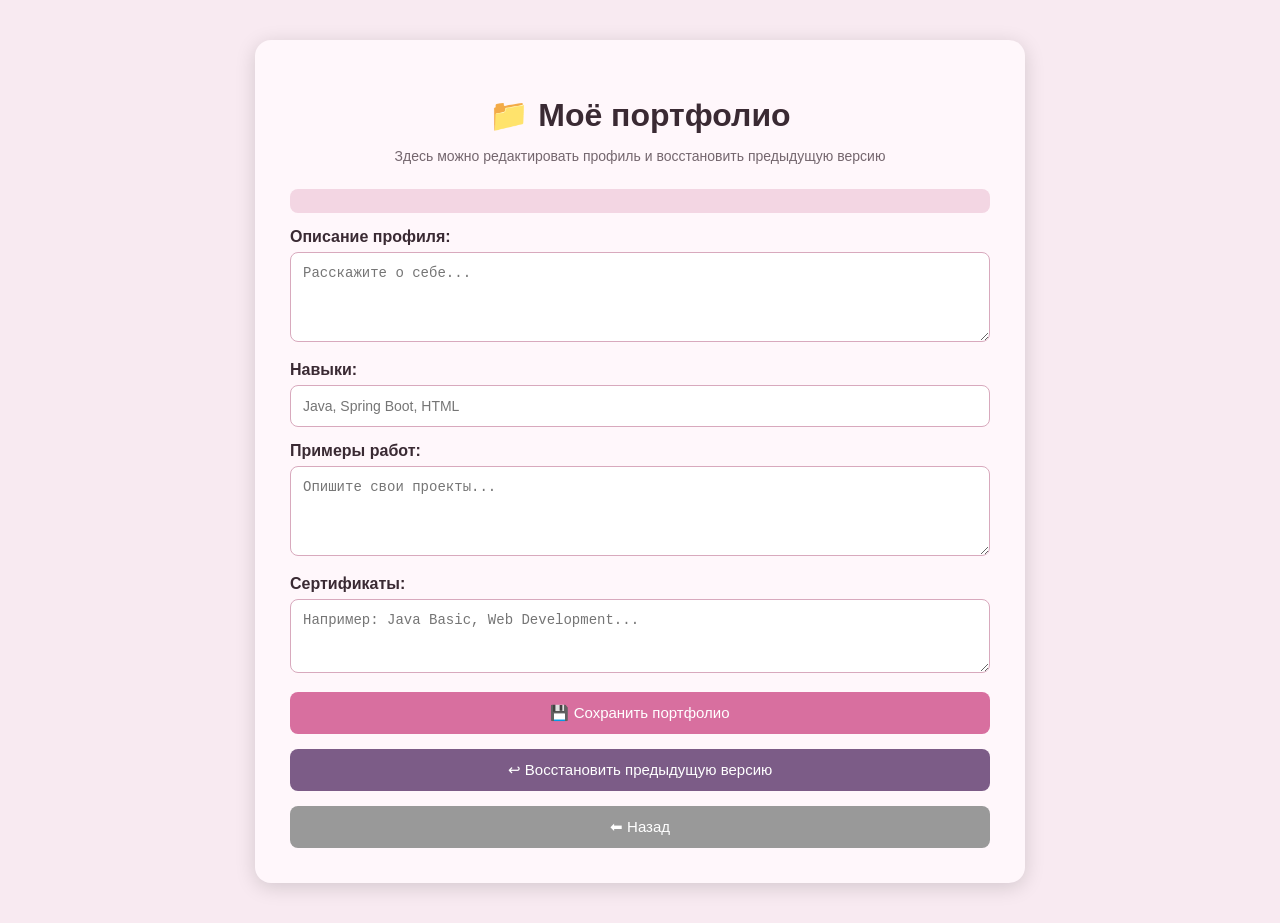
<file: src/main/resources/templates/portfolio.html>
<!DOCTYPE html>
<html lang="ru" xmlns:th="http://www.thymeleaf.org">
<head>
    <meta charset="UTF-8">
    <title>Портфолио фрилансера</title>

    <style>
        body {
            font-family: Arial, sans-serif;
            background: #f8eaf1;
            margin: 0;
            padding: 40px 20px;
            color: #3a2a33;
        }

        .container {
            max-width: 700px;
            margin: 0 auto;
            background: #fff7fb;
            padding: 35px;
            border-radius: 16px;
            box-shadow: 0 4px 20px rgba(0,0,0,0.15);
        }

        h1 {
            text-align: center;
            margin-bottom: 10px;
        }

        .hint {
            text-align: center;
            font-size: 14px;
            opacity: 0.7;
            margin-bottom: 25px;
        }

        label {
            font-weight: bold;
            display: block;
            margin-top: 15px;
        }

        input, textarea {
            width: 100%;
            padding: 12px;
            margin-top: 6px;
            border-radius: 8px;
            border: 1px solid #d8a9bd;
            box-sizing: border-box;
            font-size: 14px;
            background: white;
        }

        textarea {
            resize: vertical;
        }

        .btn {
            width: 100%;
            padding: 12px;
            border: none;
            border-radius: 8px;
            margin-top: 15px;
            cursor: pointer;
            font-size: 15px;
            color: white;
            background: #d86f9f;
            text-decoration: none;
            display: block;
            text-align: center;
            box-sizing: border-box;
        }

        .btn:hover {
            background: #c85d8f;
        }

        .restore {
            background: #7c5c87;
        }

        .restore:hover {
            background: #684a73;
        }

        .back {
            background: #999;
        }

        .back:hover {
            background: #777;
        }

        .message {
            margin-top: 15px;
            padding: 12px;
            border-radius: 8px;
            background: #f3d6e3;
            text-align: center;
        }
    </style>
</head>

<body>

<div class="container">
    <h1>📁 Моё портфолио</h1>
    <p class="hint">Здесь можно редактировать профиль и восстановить предыдущую версию</p>

    <div class="message" th:if="${message != null}" th:text="${message}"></div>

    <form action="/portfolio/save" method="post">
        <label>Описание профиля:</label>
        <textarea name="description" rows="4" placeholder="Расскажите о себе..." th:text="${portfolio.description}"></textarea>

        <label>Навыки:</label>
        <input type="text" name="skills" placeholder="Java, Spring Boot, HTML" th:value="${portfolio.skills}">

        <label>Примеры работ:</label>
        <textarea name="works" rows="4" placeholder="Опишите свои проекты..." th:text="${portfolio.works}"></textarea>

        <label>Сертификаты:</label>
        <textarea name="certificates" rows="3" placeholder="Например: Java Basic, Web Development..." th:text="${portfolio.certificates}"></textarea>

        <button type="submit" class="btn">💾 Сохранить портфолио</button>
    </form>

    <form action="/portfolio/restore" method="post">
        <button type="submit" class="btn restore">↩ Восстановить предыдущую версию</button>
    </form>

    <a href="/auth" class="btn back">⬅ Назад</a>
</div>

</body>
</html>
</file>
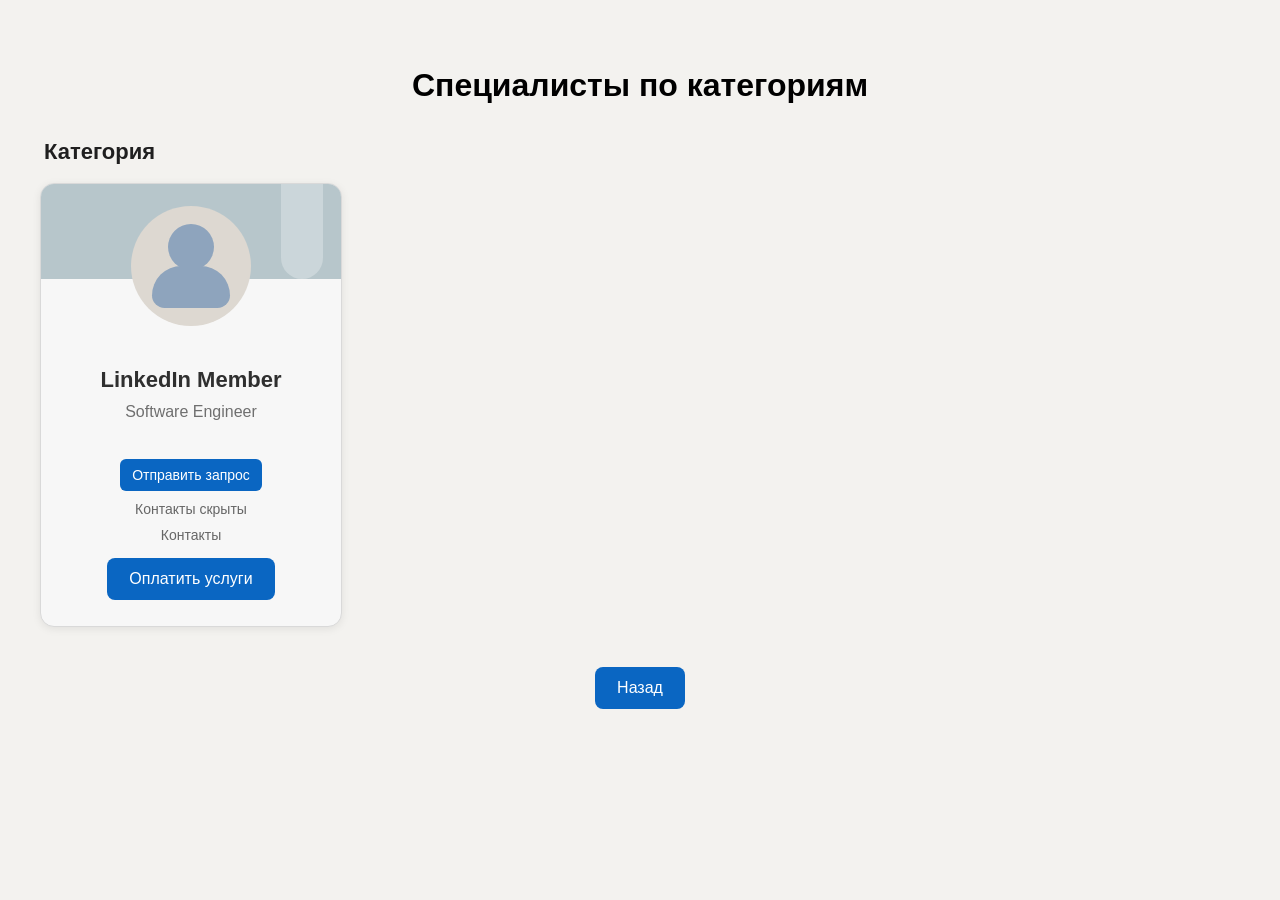
<file: src/main/resources/templates/specialists.html>
<!DOCTYPE html>
<html xmlns:th="http://www.thymeleaf.org">
<head>
    <meta charset="UTF-8">
    <title>Специалисты</title>
    <style>
        body {
            font-family: Arial, sans-serif;
            background: #f3f2ef;
            margin: 0;
            padding: 40px;
        }

        .page {
            max-width: 1400px;
            margin: 0 auto;
        }

        h2 {
            text-align: center;
            margin-bottom: 35px;
            font-size: 32px;
        }

        .skills-block {
            margin-bottom: 40px;
        }

        .skill-title {
            font-size: 22px;
            font-weight: bold;
            margin: 0 0 18px 4px;
            color: #1f1f1f;
        }

        .cards {
            display: flex;
            flex-wrap: wrap;
            gap: 18px;
        }

        .specialist-card {
            width: 300px;
            min-height: 380px;
            background: #f7f7f7;
            border-radius: 14px;
            overflow: hidden;
            border: 1px solid #d9d9d9;
            box-shadow: 0 2px 8px rgba(0,0,0,0.08);
        }

        .card-top {
            height: 95px;
            background: #b7c6cb;
            position: relative;
        }

        .card-top::after {
            content: "";
            position: absolute;
            right: 18px;
            top: 0;
            width: 42px;
            height: 95px;
            background: rgba(255,255,255,0.28);
            border-radius: 0 0 30px 30px;
        }

        .avatar {
            width: 120px;
            height: 120px;
            border-radius: 50%;
            background: #ddd8d1;
            position: absolute;
            left: 50%;
            top: 22px;
            transform: translateX(-50%);
        }

        .avatar::before {
            content: "";
            position: absolute;
            width: 46px;
            height: 46px;
            border-radius: 50%;
            background: #8ea4bd;
            top: 18px;
            left: 50%;
            transform: translateX(-50%);
        }

        .avatar::after {
            content: "";
            position: absolute;
            width: 78px;
            height: 42px;
            background: #8ea4bd;
            border-radius: 42px 42px 18px 18px;
            bottom: 18px;
            left: 50%;
            transform: translateX(-50%);
        }

        .card-body {
            padding: 88px 22px 26px;
            text-align: center;
        }

        .name {
            font-size: 22px;
            font-weight: bold;
            color: #2f2f2f;
            margin-bottom: 8px;
            word-break: break-word;
        }

        .skill {
            font-size: 16px;
            color: #6f6f6f;
            line-height: 1.4;
            min-height: 44px;
        }

        .bottom {
            text-align: center;
            margin-top: 28px;
        }

        .btn {
            display: inline-block;
            padding: 12px 22px;
            background: #0a66c2;
            color: white;
            text-decoration: none;
            border-radius: 8px;
            font-size: 16px;
        }

        .btn:hover {
            background: #004182;
        }

        .request-btn {
            margin-top: 14px;
            padding: 8px 12px;
            background: #0a66c2;
            color: white;
            border: none;
            border-radius: 6px;
            cursor: pointer;
            font-size: 14px;
        }

        .request-btn:hover {
            background: #004182;
        }

        .contact-info {
            margin-top: 10px;
            font-size: 14px;
            color: #666;
        }
    </style>
</head>
<body>
<div class="page">


    <h2>Специалисты по категориям</h2>


    <div th:each="entry : ${groupedSpecialists}" class="skills-block">
        <div class="skill-title" th:text="${entry.key}">Категория</div>

        <div class="cards">
            <div class="specialist-card" th:each="specialist : ${entry.value}">
                <div class="card-top">
                    <div class="avatar"></div>
                </div>

                <div class="card-body">
                    <div class="name" th:text="${specialist.username}">LinkedIn Member</div>
                    <div class="skill" th:text="${specialist.skillType}">Software Engineer</div>

                    <div th:if="${!specialist.approved}">
                        <form action="/send-request" method="post">
                            <input type="hidden" name="clientName" th:value="${clientName}">
                            <input type="hidden" name="freelancerName" th:value="${specialist.username}">
                            <button type="submit" class="request-btn">Отправить запрос</button>
                        </form>
                        <div class="contact-info">Контакты скрыты</div>
                    </div>

                    <div th:if="${specialist.approved}" class="contact-info"
                         th:text="${specialist.contactInfo}">
                        Контакты
                    </div>
                    <div th:if="${specialist.approved}" style="margin-top: 15px;">
                        <a href="/payment-page" class="btn">Оплатить услуги</a>
                    </div>
                </div>
            </div>
        </div>
    </div>

    <div class="bottom">
        <a href="/auth" class="btn">Назад</a>
    </div>
</div>
</body>
</html>
</file>
